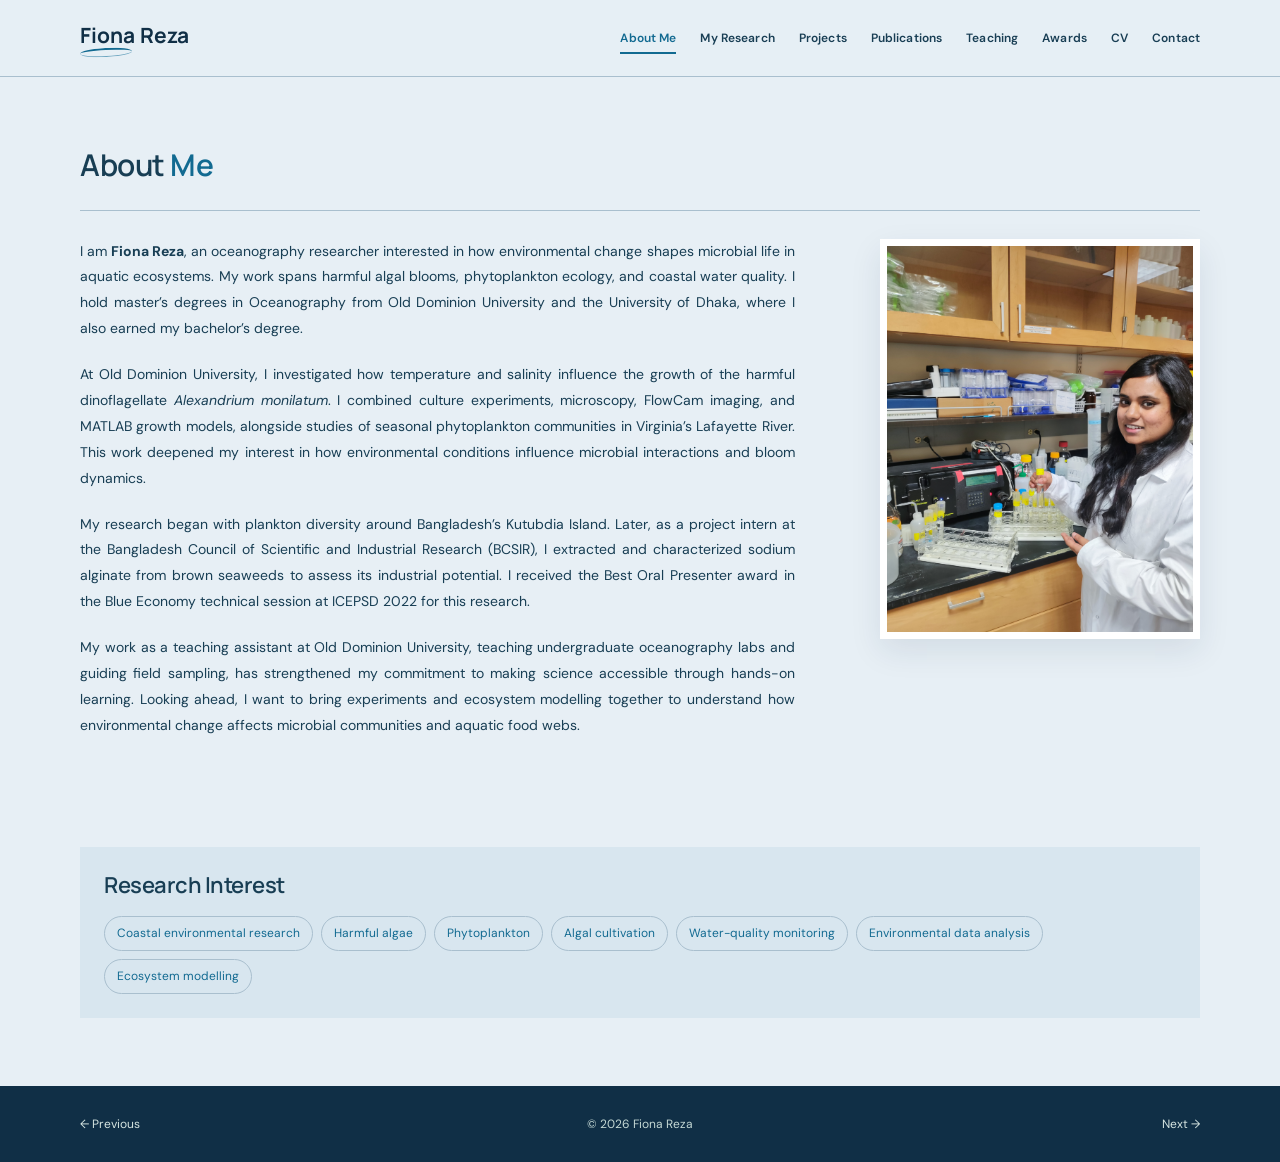
<file: index.html>
<!doctype html>
<html lang="en">
<head>
  <meta charset="utf-8">
  <meta name="viewport" content="width=device-width, initial-scale=1">
  <meta name="description" content="Academic portfolio of Fiona Reza, oceanography researcher studying harmful algae, phytoplankton, and marine ecosystems.">
  <title>About Me — Fiona Reza</title>
  <link rel="preconnect" href="https://fonts.googleapis.com">
  <link rel="preconnect" href="https://fonts.gstatic.com" crossorigin>
  <link href="https://fonts.googleapis.com/css2?family=DM+Sans:wght@400;500;600;700&family=Manrope:wght@400;500;600;700&display=swap" rel="stylesheet">
  <link rel="stylesheet" href="styles.css">
</head>
<body>
  <a class="skip-link" href="#main">Skip to content</a>
  <header class="site-header"><nav class="nav container" aria-label="Main navigation">
    <a class="wordmark" href="index.html">Fiona Reza</a>
    <button class="menu-toggle" aria-expanded="false" aria-controls="nav-links" aria-label="Open navigation">Menu <span>☰</span></button>
    <div class="nav-links" id="nav-links">
      <a href="index.html" data-page="about">About Me</a>
      <a href="research.html" data-page="research">My Research</a><a href="project.html" data-page="project">Projects</a><a href="publications.html" data-page="publications">Publications</a>
      <a href="teaching.html" data-page="teaching">Teaching</a><a href="awards.html" data-page="awards">Awards</a><a href="cv.html" data-page="cv">CV</a><a class="nav-contact" href="contact.html" data-page="contact">Contact <span>↗</span></a>
    </div>
  </nav></header>
  <main id="main">
    <section class="section container about-overview" aria-labelledby="about-title"><h1 id="about-title">About <em>Me</em></h1>
      <div class="portrait-wrap"><div class="portrait-frame"><img src="images/profile.jpg" alt="Portrait of Fiona Reza" onerror="this.hidden=true; this.nextElementSibling.hidden=false"><div class="portrait-placeholder" hidden><span class="portrait-icon">✳</span><span>Add your photo</span><small>images/profile.jpg</small></div></div></div>
      <div class="about-copy">
        
        <p class="hero-intro">I am <strong>Fiona Reza</strong>, an oceanography researcher interested in how environmental change shapes microbial life in aquatic ecosystems. My work spans harmful algal blooms, phytoplankton ecology, and coastal water quality. I hold master’s degrees in Oceanography from Old Dominion University and the University of Dhaka, where I also earned my bachelor’s degree.</p>
        <div class="about-prose">
          <p>At Old Dominion University, I investigated how temperature and salinity influence the growth of the harmful dinoflagellate <em>Alexandrium monilatum</em>. I combined culture experiments, microscopy, FlowCam imaging, and MATLAB growth models, alongside studies of seasonal phytoplankton communities in Virginia’s Lafayette River. This work deepened my interest in how environmental conditions influence microbial interactions and bloom dynamics.</p>
          <p>My research began with plankton diversity around Bangladesh’s Kutubdia Island. Later, as a project intern at the Bangladesh Council of Scientific and Industrial Research (BCSIR), I extracted and characterized sodium alginate from brown seaweeds to assess its industrial potential. I received the Best Oral Presenter award in the Blue Economy technical session at ICEPSD 2022 for this research.</p>
          <p>My work as a teaching assistant at Old Dominion University, teaching undergraduate oceanography labs and guiding field sampling, has strengthened my commitment to making science accessible through hands-on learning. Looking ahead, I want to bring experiments and ecosystem modelling together to understand how environmental change affects microbial communities and aquatic food webs.</p>
        </div>
      </div>
    </section>
    <section class="container about-interests" aria-labelledby="interest-title">
      <div class="fact-panel">
        <h2 id="interest-title">Research Interest</h2>
        <div class="tag-list"><span>Coastal environmental research</span><span>Harmful algae</span><span>Phytoplankton</span><span>Algal cultivation</span><span>Water-quality monitoring</span><span>Environmental data analysis</span><span>Ecosystem modelling</span></div>
      </div>
    </section>
  </main>
  <footer class="site-footer"><div class="container footer-pagination"><a class="footer-previous" href="contact.html" aria-label="Previous page: Contact">← Previous</a><span class="footer-copyright">&copy; <span id="year"></span> Fiona Reza</span><a class="footer-next" href="research.html" aria-label="Next page: My Research">Next →</a></div></footer>
  <script src="script.js"></script>
</body>
</html>
</file>
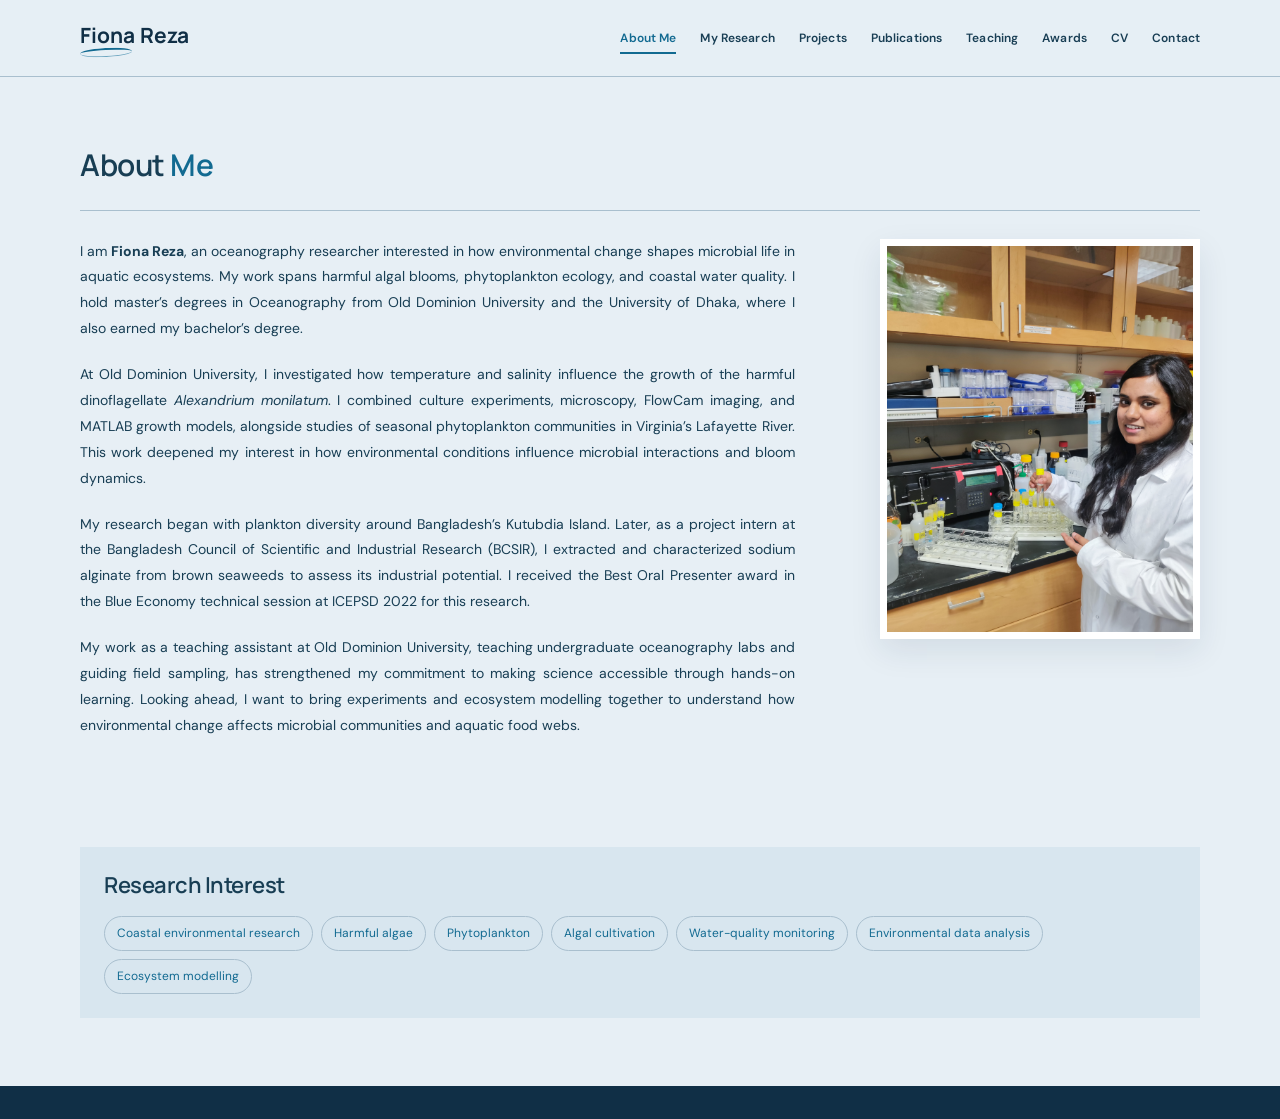
<file: about.html>
<!doctype html>
<html lang="en">
<head>
  <meta charset="utf-8">
  <meta name="viewport" content="width=device-width, initial-scale=1">
  <meta http-equiv="refresh" content="0; url=index.html">
  <link rel="canonical" href="index.html">
  <title>About Me — Fiona Reza</title>
</head>
<body>
  <p><a href="index.html">Continue to About Me</a></p>
</body>
</html>
</file>
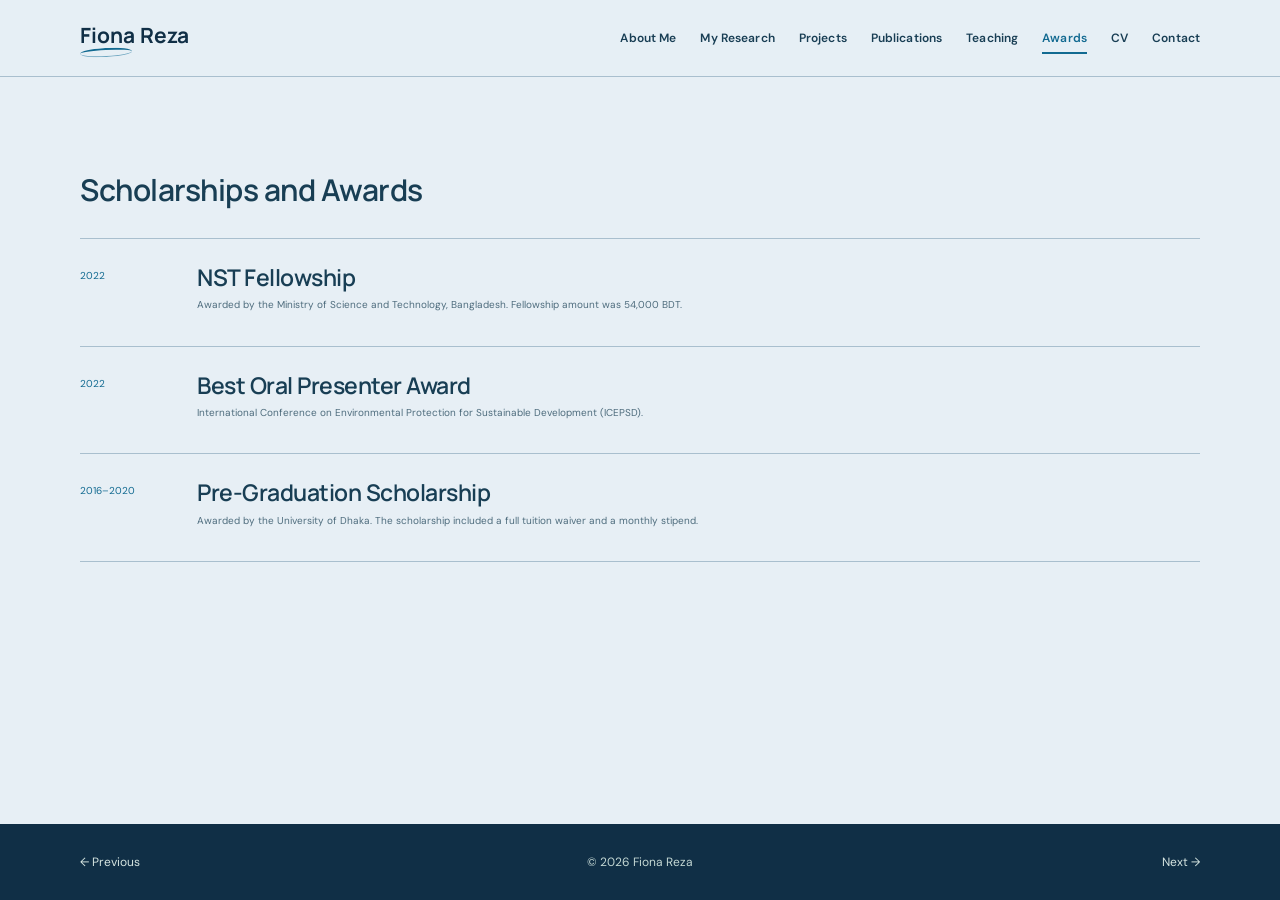
<file: awards.html>
<!doctype html>
<html lang="en">
<head>
  <meta charset="utf-8">
  <meta name="viewport" content="width=device-width, initial-scale=1">
  <meta name="description" content="Scholarships, fellowships, and academic awards received by Fiona Reza.">
  <title>Scholarships and Awards | Fiona Reza</title>
  <link rel="preconnect" href="https://fonts.googleapis.com">
  <link rel="preconnect" href="https://fonts.gstatic.com" crossorigin>
  <link href="https://fonts.googleapis.com/css2?family=DM+Sans:wght@400;500;600;700&family=Manrope:wght@400;500;600;700&display=swap" rel="stylesheet">
  <link rel="stylesheet" href="styles.css">
</head>
<body>
  <a class="skip-link" href="#main">Skip to content</a>
  <header class="site-header"><nav class="nav container" aria-label="Main navigation">
    <a class="wordmark" href="index.html">Fiona Reza</a>
    <button class="menu-toggle" aria-expanded="false" aria-controls="nav-links" aria-label="Open navigation">Menu <span>☰</span></button>
    <div class="nav-links" id="nav-links">
      <a href="index.html" data-page="about">About Me</a>
      <a href="research.html" data-page="research">My Research</a><a href="project.html" data-page="project">Projects</a><a href="publications.html" data-page="publications">Publications</a>
      <a href="teaching.html" data-page="teaching">Teaching</a><a href="awards.html" data-page="awards">Awards</a><a href="cv.html" data-page="cv">CV</a><a class="nav-contact" href="contact.html" data-page="contact">Contact <span>↗</span></a>
    </div>
  </nav></header>
  <main id="main" class="compact-page">
    <section class="section container">
      <div class="section-heading">
        <h1>Scholarships and Awards</h1>
      </div>
      <div class="teaching-list">
        <article class="teaching-item">
          <time class="teaching-date" datetime="2022">2022</time>
          <div>
            <h2>NST Fellowship</h2>
            <p>Awarded by the Ministry of Science and Technology, Bangladesh. Fellowship amount was 54,000 BDT.</p>
          </div>
        </article>
        <article class="teaching-item">
          <time class="teaching-date" datetime="2022">2022</time>
          <div>
            <h2>Best Oral Presenter Award</h2>
            <p>International Conference on Environmental Protection for Sustainable Development (ICEPSD).</p>
          </div>
        </article>
        <article class="teaching-item">
          <span class="teaching-date">2016&ndash;2020</span>
          <div>
            <h2>Pre-Graduation Scholarship</h2>
            <p>Awarded by the University of Dhaka. The scholarship included a full tuition waiver and a monthly stipend.</p>
          </div>
        </article>
      </div>
    </section>
  </main>
  <footer class="site-footer">
    <div class="container footer-pagination">
      <a class="footer-previous" href="teaching.html" aria-label="Previous page: Teaching">&larr; Previous</a>
      <span class="footer-copyright">&copy; <span id="year"></span> Fiona Reza</span>
      <a class="footer-next" href="cv.html" aria-label="Next page: CV">Next &rarr;</a>
    </div>
  </footer>
  <script src="script.js"></script>
</body>
</html>
</file>
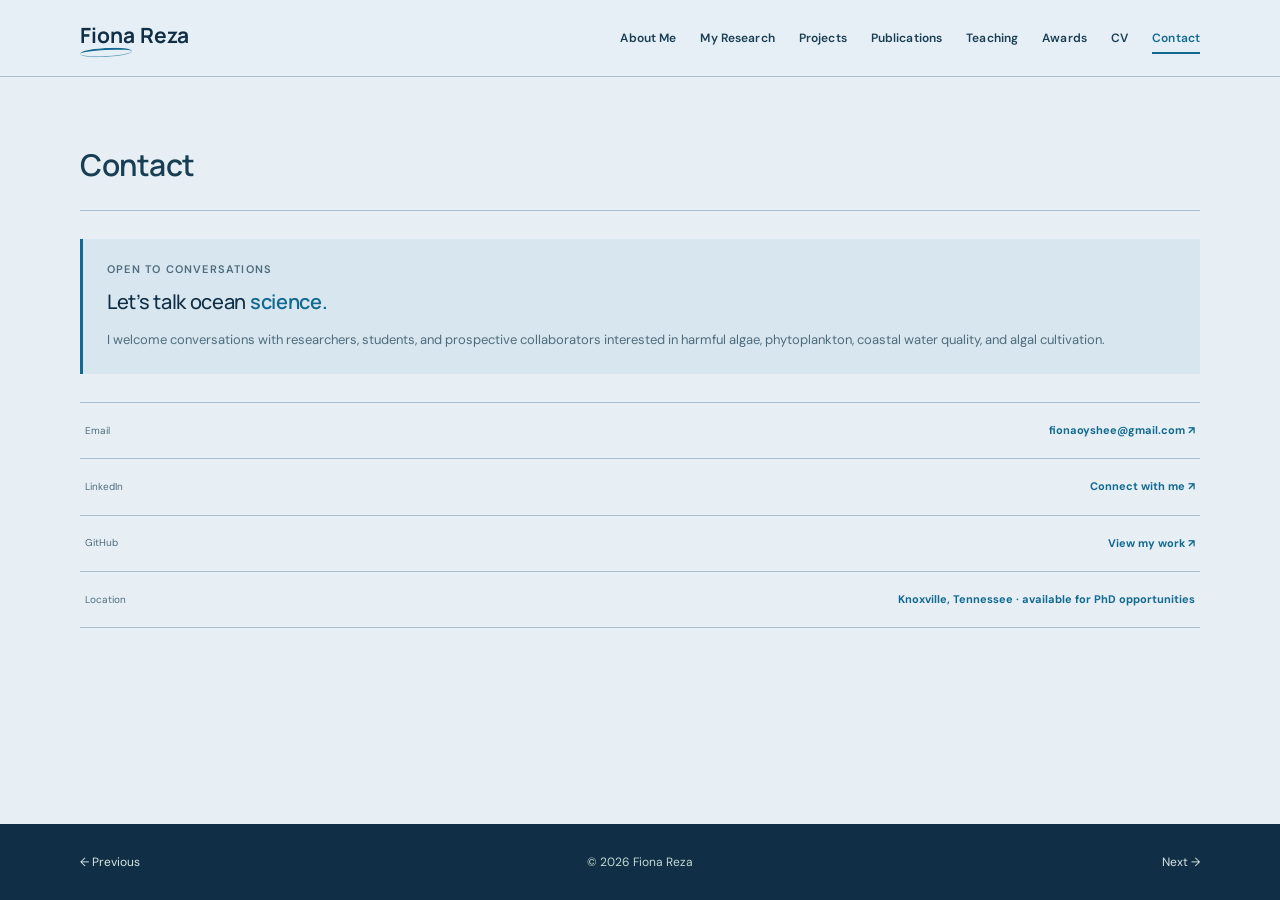
<file: contact.html>
<!doctype html>
<html lang="en">
<head>
  <meta charset="utf-8">
  <meta name="viewport" content="width=device-width, initial-scale=1">
  <meta name="description" content="Academic portfolio of Fiona Reza, coastal environmental researcher and oceanography graduate researcher.">
  <title>Fiona Reza — Oceanography & Research</title>
  <link rel="preconnect" href="https://fonts.googleapis.com">
  <link rel="preconnect" href="https://fonts.gstatic.com" crossorigin>
  <link href="https://fonts.googleapis.com/css2?family=DM+Sans:wght@400;500;600;700&family=Manrope:wght@400;500;600;700&display=swap" rel="stylesheet">
  <link rel="stylesheet" href="styles.css">
</head>
<body>
  <a class="skip-link" href="#main">Skip to content</a>
  <header class="site-header"><nav class="nav container" aria-label="Main navigation">
    <a class="wordmark" href="index.html">Fiona Reza</a>
    <button class="menu-toggle" aria-expanded="false" aria-controls="nav-links" aria-label="Open navigation">Menu <span>☰</span></button>
    <div class="nav-links" id="nav-links">
      <a href="index.html" data-page="about">About Me</a>
      <a href="research.html" data-page="research">My Research</a><a href="project.html" data-page="project">Projects</a><a href="publications.html" data-page="publications">Publications</a>
      <a href="teaching.html" data-page="teaching">Teaching</a><a href="awards.html" data-page="awards">Awards</a><a href="cv.html" data-page="cv">CV</a><a class="nav-contact" href="contact.html" data-page="contact">Contact <span>↗</span></a>
    </div>
  </nav></header>
  <main id="main" class="compact-page"><h1 class="visually-hidden">Contact Fiona</h1>    
    <section class="section container contact-page"><div class="page-title-banner"><h2>Contact</h2></div><div class="contact-message contact-conversation-note"><p class="eyebrow">Open to conversations</p><p class="closing-note-title">Let’s talk ocean <em>science.</em></p><p>I welcome conversations with researchers, students, and prospective collaborators interested in harmful algae, phytoplankton, coastal water quality, and algal cultivation.</p></div><div class="contact-details"><a class="contact-link" href="mailto:fionaoyshee@gmail.com"><span>Email</span><strong>fionaoyshee@gmail.com ↗</strong></a><a class="contact-link" href="https://www.linkedin.com/"><span>LinkedIn</span><strong>Connect with me ↗</strong></a><a class="contact-link" href="https://github.com/"><span>GitHub</span><strong>View my work ↗</strong></a><div class="contact-link"><span>Location</span><strong>Knoxville, Tennessee · available for PhD opportunities</strong></div></div></section>
  </main><footer class="site-footer"><div class="container footer-pagination"><a class="footer-previous" href="cv.html" aria-label="Previous page: CV">← Previous</a><span class="footer-copyright">&copy; <span id="year"></span> Fiona Reza</span><a class="footer-next" href="index.html" aria-label="Next page: About Me">Next →</a></div></footer><script src="script.js"></script></body></html>
</file>
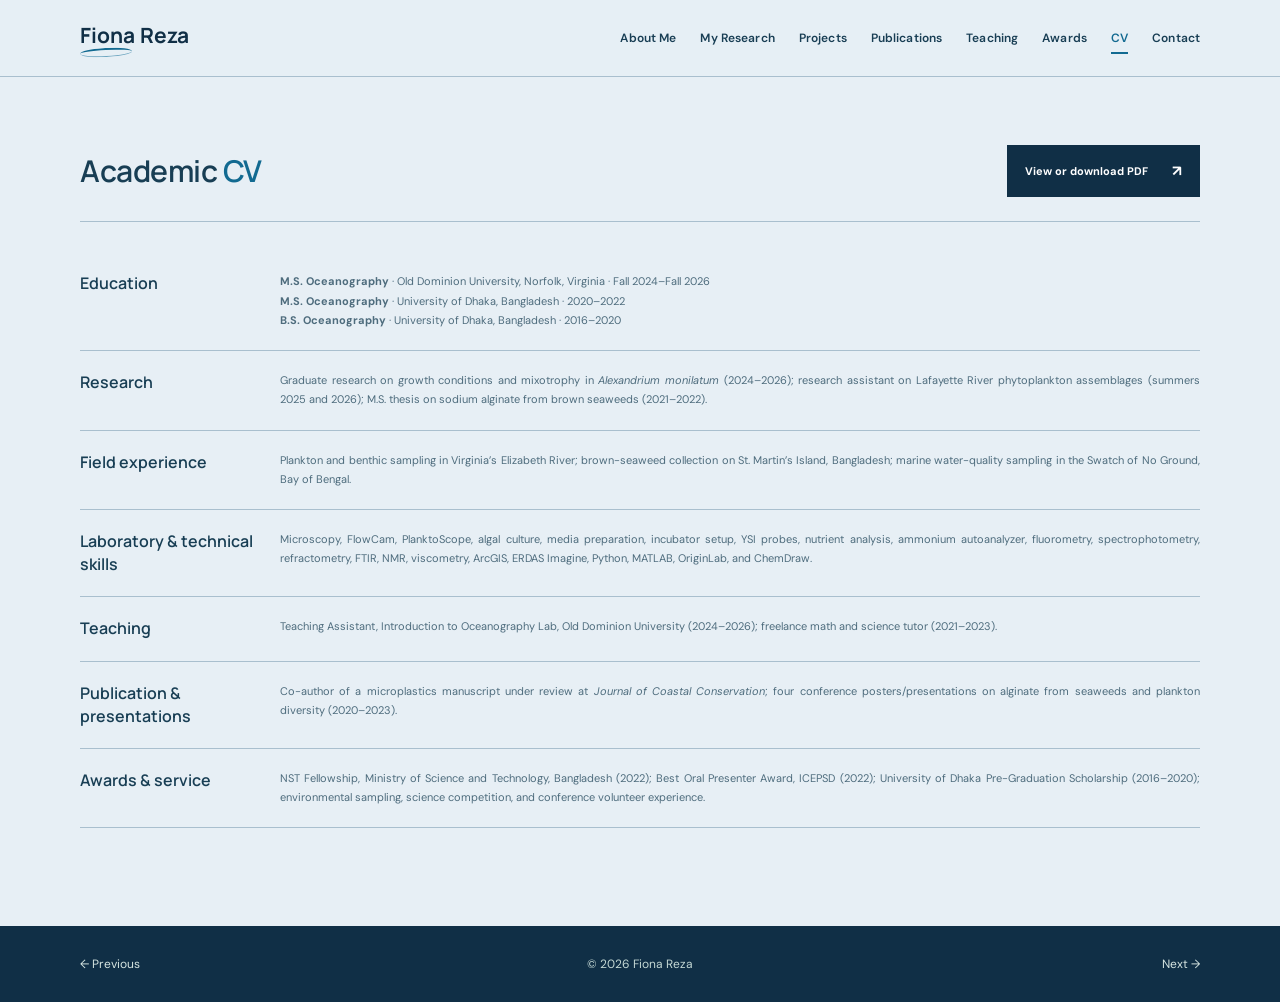
<file: cv.html>
<!doctype html>
<html lang="en">
<head>
  <meta charset="utf-8">
  <meta name="viewport" content="width=device-width, initial-scale=1">
  <meta name="description" content="Academic portfolio of Fiona Reza, coastal environmental researcher and oceanography graduate researcher.">
  <title>Fiona Reza — Oceanography & Research</title>
  <link rel="preconnect" href="https://fonts.googleapis.com">
  <link rel="preconnect" href="https://fonts.gstatic.com" crossorigin>
  <link href="https://fonts.googleapis.com/css2?family=DM+Sans:wght@400;500;600;700&family=Manrope:wght@400;500;600;700&display=swap" rel="stylesheet">
  <link rel="stylesheet" href="styles.css">
</head>
<body>
  <a class="skip-link" href="#main">Skip to content</a>
  <header class="site-header"><nav class="nav container" aria-label="Main navigation">
    <a class="wordmark" href="index.html">Fiona Reza</a>
    <button class="menu-toggle" aria-expanded="false" aria-controls="nav-links" aria-label="Open navigation">Menu <span>☰</span></button>
    <div class="nav-links" id="nav-links">
      <a href="index.html" data-page="about">About Me</a>
      <a href="research.html" data-page="research">My Research</a><a href="project.html" data-page="project">Projects</a><a href="publications.html" data-page="publications">Publications</a>
      <a href="teaching.html" data-page="teaching">Teaching</a><a href="awards.html" data-page="awards">Awards</a><a href="cv.html" data-page="cv">CV</a><a class="nav-contact" href="contact.html" data-page="contact">Contact <span>↗</span></a>
    </div>
  </nav></header>
  <main id="main" class="compact-page"><h1 class="visually-hidden">Curriculum vitae</h1>
    
    <section class="section container cv-page"><div class="cv-download"><div><h2>Academic <em>CV</em></h2></div><a class="button button-dark" href="files/cv.pdf" target="_blank" rel="noopener">View or download PDF <span>↗</span></a></div>
      <div class="cv-outline">
        <div><h3>Education</h3><p><strong>M.S. Oceanography</strong> · Old Dominion University, Norfolk, Virginia · Fall 2024–Fall 2026<br><strong>M.S. Oceanography</strong> · University of Dhaka, Bangladesh · 2020–2022<br><strong>B.S. Oceanography</strong> · University of Dhaka, Bangladesh · 2016–2020</p></div>
        <div><h3>Research</h3><p>Graduate research on growth conditions and mixotrophy in <em>Alexandrium monilatum</em> (2024–2026); research assistant on Lafayette River phytoplankton assemblages (summers 2025 and 2026); M.S. thesis on sodium alginate from brown seaweeds (2021–2022).</p></div>
        <div><h3>Field experience</h3><p>Plankton and benthic sampling in Virginia’s Elizabeth River; brown-seaweed collection on St. Martin’s Island, Bangladesh; marine water-quality sampling in the Swatch of No Ground, Bay of Bengal.</p></div>
        <div><h3>Laboratory & technical skills</h3><p>Microscopy, FlowCam, PlanktoScope, algal culture, media preparation, incubator setup, YSI probes, nutrient analysis, ammonium autoanalyzer, fluorometry, spectrophotometry, refractometry, FTIR, NMR, viscometry, ArcGIS, ERDAS Imagine, Python, MATLAB, OriginLab, and ChemDraw.</p></div>
        <div><h3>Teaching</h3><p>Teaching Assistant, Introduction to Oceanography Lab, Old Dominion University (2024–2026); freelance math and science tutor (2021–2023).</p></div>
        <div><h3>Publication & presentations</h3><p>Co-author of a microplastics manuscript under review at <em>Journal of Coastal Conservation</em>; four conference posters/presentations on alginate from seaweeds and plankton diversity (2020–2023).</p></div>
        <div><h3>Awards & service</h3><p>NST Fellowship, Ministry of Science and Technology, Bangladesh (2022); Best Oral Presenter Award, ICEPSD (2022); University of Dhaka Pre-Graduation Scholarship (2016–2020); environmental sampling, science competition, and conference volunteer experience.</p></div>
      </div>
    </section>
  </main><footer class="site-footer"><div class="container footer-pagination"><a class="footer-previous" href="awards.html" aria-label="Previous page: Scholarships and Awards">← Previous</a><span class="footer-copyright">&copy; <span id="year"></span> Fiona Reza</span><a class="footer-next" href="contact.html" aria-label="Next page: Contact">Next →</a></div></footer><script src="script.js"></script></body></html>
</file>
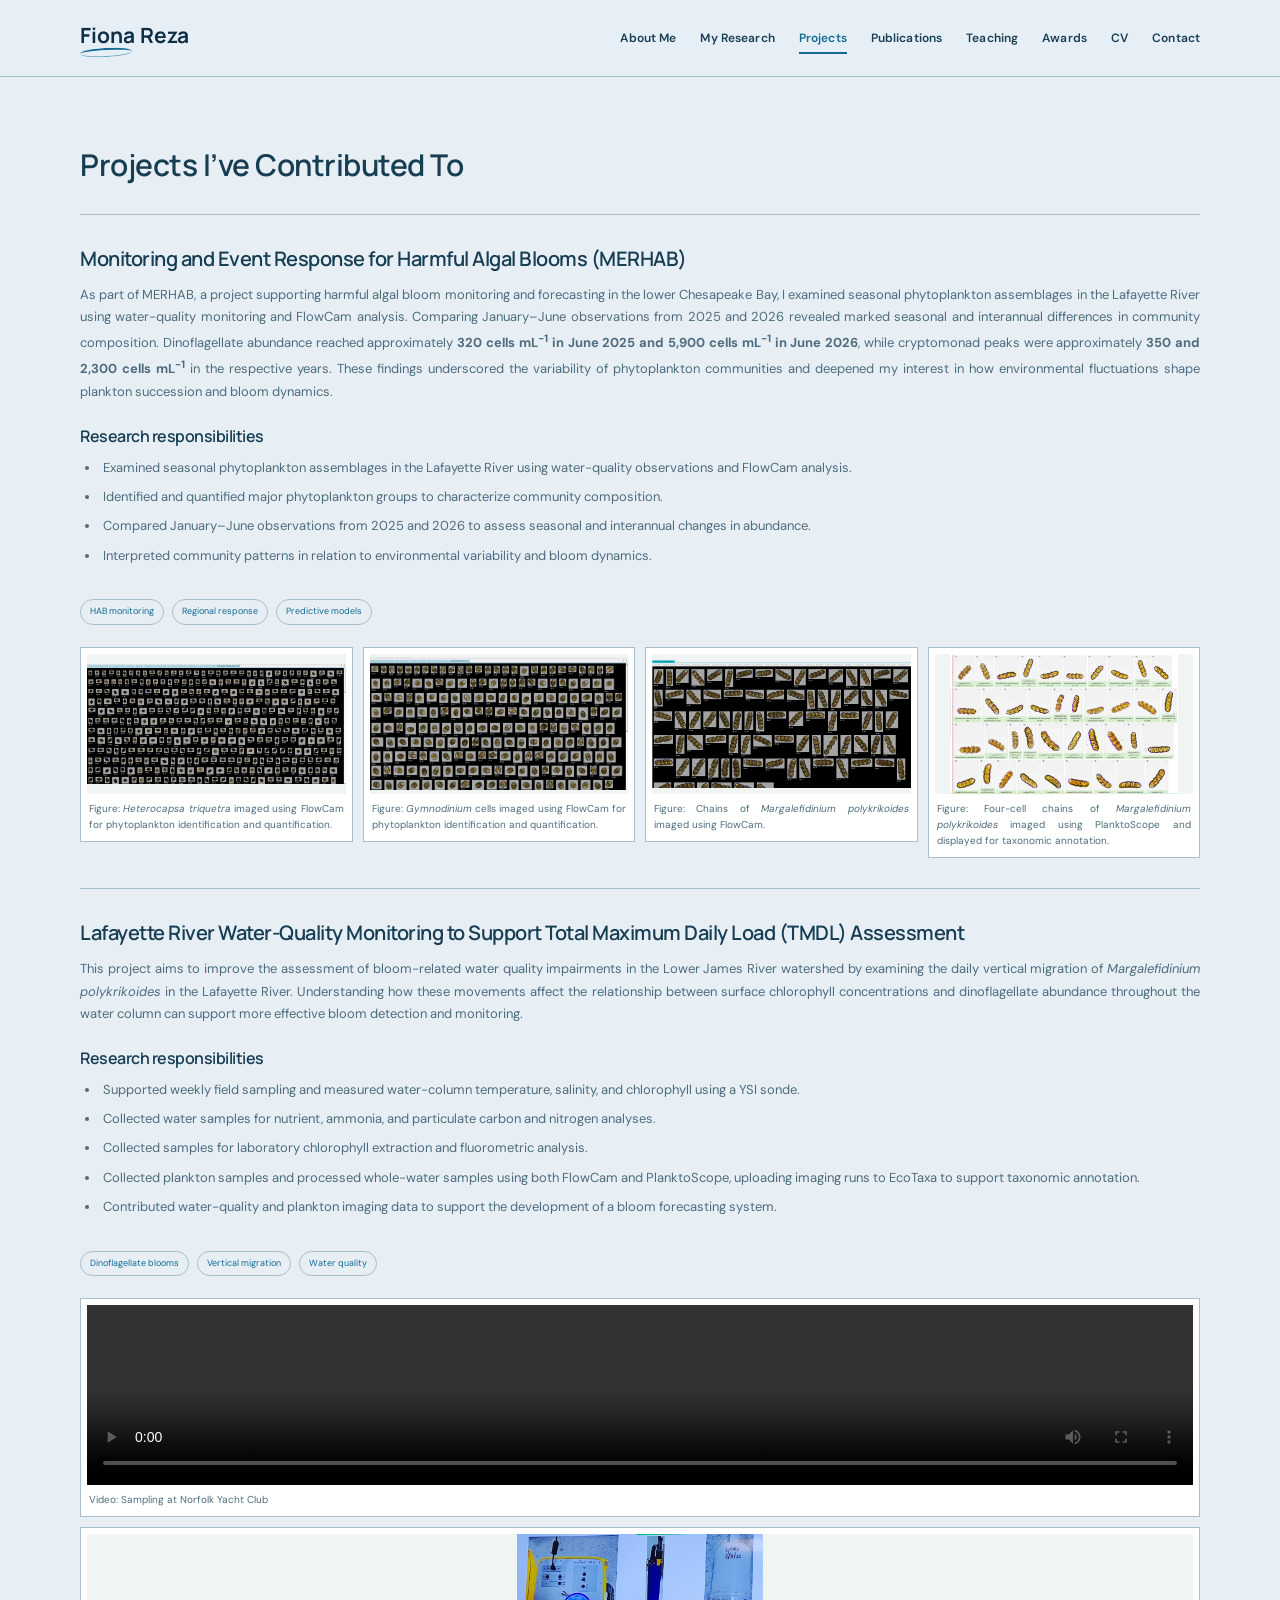
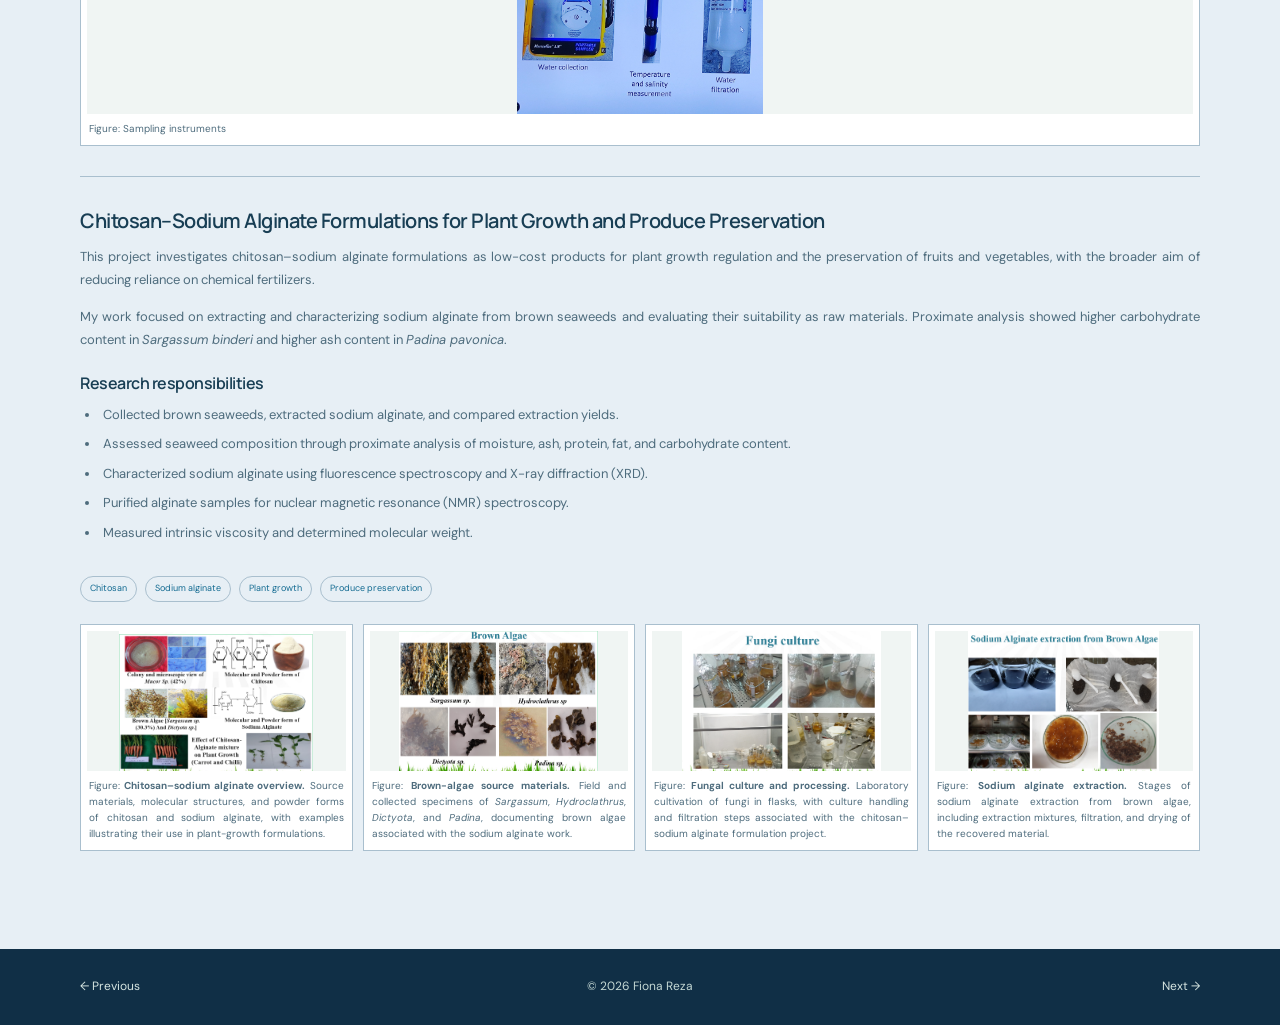
<file: project.html>
<!doctype html>
<html lang="en">
<head>
  <meta charset="utf-8">
  <meta name="viewport" content="width=device-width, initial-scale=1">
  <meta name="description" content="Projects Fiona Reza has worked on, including harmful algal bloom monitoring, Lafayette River water monitoring, and chitosan-sodium alginate plant growth regulators.">
  <title>Projects — Fiona Reza</title>
  <link rel="preconnect" href="https://fonts.googleapis.com">
  <link rel="preconnect" href="https://fonts.gstatic.com" crossorigin>
  <link href="https://fonts.googleapis.com/css2?family=DM+Sans:wght@400;500;600;700&family=Manrope:wght@400;500;600;700&display=swap" rel="stylesheet">
  <link rel="stylesheet" href="styles.css">
</head>
<body>
  <a class="skip-link" href="#main">Skip to content</a>
  <header class="site-header"><nav class="nav container" aria-label="Main navigation">
    <a class="wordmark" href="index.html">Fiona Reza</a>
    <button class="menu-toggle" aria-expanded="false" aria-controls="nav-links" aria-label="Open navigation">Menu <span>☰</span></button>
    <div class="nav-links" id="nav-links">
      <a href="index.html" data-page="about">About Me</a>
      <a href="research.html" data-page="research">My Research</a><a href="project.html" data-page="project">Projects</a><a href="publications.html" data-page="publications">Publications</a>
      <a href="teaching.html" data-page="teaching">Teaching</a><a href="awards.html" data-page="awards">Awards</a><a href="cv.html" data-page="cv">CV</a><a class="nav-contact" href="contact.html" data-page="contact">Contact <span>↗</span></a>
    </div>
  </nav></header>
  <main id="main" class="compact-page"><h1 class="visually-hidden">Projects</h1>
    <section class="section container" id="projects" aria-labelledby="projects-title">
      <div class="section-heading"><h2 id="projects-title">Projects I’ve Contributed To</h2></div>
      
      <div class="portfolio-grid portfolio-projects">
        <article class="portfolio-card" id="merhab"><h3>Monitoring and Event Response for Harmful Algal Blooms (MERHAB)</h3><p>As part of MERHAB, a project supporting harmful algal bloom monitoring and forecasting in the lower Chesapeake Bay, I examined seasonal phytoplankton assemblages in the Lafayette River using water-quality monitoring and FlowCam analysis. Comparing January–June observations from 2025 and 2026 revealed marked seasonal and interannual differences in community composition. Dinoflagellate abundance reached approximately <strong>320 cells mL<sup>−1</sup> in June 2025 and 5,900 cells mL<sup>−1</sup> in June 2026</strong>, while cryptomonad peaks were approximately <strong>350 and 2,300 cells mL<sup>−1</sup></strong> in the respective years. These findings underscored the variability of phytoplankton communities and deepened my interest in how environmental fluctuations shape plankton succession and bloom dynamics.</p><h4 class="contribution-heading">Research responsibilities</h4>
<ul class="project-contributions">
  <li>Examined seasonal phytoplankton assemblages in the Lafayette River using water-quality observations and FlowCam analysis.</li>
  <li>Identified and quantified major phytoplankton groups to characterize community composition.</li>
  <li>Compared January–June observations from 2025 and 2026 to assess seasonal and interannual changes in abundance.</li>
  <li>Interpreted community patterns in relation to environmental variability and bloom dynamics.</li>
</ul><div class="tag-list"><span>HAB monitoring</span><span>Regional response</span><span>Predictive models</span></div><div class="monitoring-image-gallery merhab-image-gallery" aria-label="Lafayette River phytoplankton imaged using FlowCam and PlanktoScope"><figure class="research-photo"><a href="images/heterocapsa-triquetra.png"><img src="images/heterocapsa-triquetra.png" alt="Heterocapsa triquetra imaged using FlowCam for phytoplankton identification and quantification." loading="lazy"></a><figcaption>Figure: <em>Heterocapsa triquetra</em> imaged using FlowCam for phytoplankton identification and quantification.</figcaption></figure>
<figure class="research-photo"><a href="images/gymnodinium.png"><img src="images/gymnodinium.png" alt="Gymnodinium cells imaged using FlowCam for phytoplankton identification and quantification." loading="lazy"></a><figcaption>Figure: <em>Gymnodinium</em> cells imaged using FlowCam for phytoplankton identification and quantification.</figcaption></figure>
<figure class="research-photo"><a href="images/margalefidinium-flowcam.png"><img src="images/margalefidinium-flowcam.png" alt="Chains of Margalefidinium polykrikoides imaged using FlowCam." loading="lazy"></a><figcaption>Figure: Chains of <em>Margalefidinium polykrikoides</em> imaged using FlowCam.</figcaption></figure>
<figure class="research-photo"><a href="images/margalefidinium-planktoscope.png"><img src="images/margalefidinium-planktoscope.png" alt="Four-cell chains of Margalefidinium polykrikoides imaged using PlanktoScope and displayed for taxonomic annotation." loading="lazy"></a><figcaption>Figure: Four-cell chains of <em>Margalefidinium polykrikoides</em> imaged using PlanktoScope and displayed for taxonomic annotation.</figcaption></figure></div></article>
        <article class="portfolio-card" id="lafayette-water-monitoring"><h3>Lafayette River Water-Quality Monitoring to Support Total Maximum Daily Load (TMDL) Assessment</h3><p>This project aims to improve the assessment of bloom-related water quality impairments in the Lower James River watershed by examining the daily vertical migration of <em>Margalefidinium polykrikoides</em> in the Lafayette River. Understanding how these movements affect the relationship between surface chlorophyll concentrations and dinoflagellate abundance throughout the water column can support more effective bloom detection and monitoring.</p><h4 class="contribution-heading">Research responsibilities</h4>
<ul class="project-contributions">
  <li>Supported weekly field sampling and measured water-column temperature, salinity, and chlorophyll using a YSI sonde.</li>
  <li>Collected water samples for nutrient, ammonia, and particulate carbon and nitrogen analyses.</li>
  <li>Collected samples for laboratory chlorophyll extraction and fluorometric analysis.</li>
  <li>Collected plankton samples and processed whole-water samples using both FlowCam and PlanktoScope, uploading imaging runs to EcoTaxa to support taxonomic annotation.</li>
  <li>Contributed water-quality and plankton imaging data to support the development of a bloom forecasting system.</li>
</ul><div class="tag-list"><span>Dinoflagellate blooms</span><span>Vertical migration</span><span>Water quality</span></div>
          <div class="project-media-pair">
          <figure class="project-figure project-video">
            <video controls playsinline preload="metadata" aria-labelledby="norfolk-sampling-caption">
              <source src="videos/sampling-at-norfolk-yacht-club.mp4" type="video/mp4">
              Your browser does not support embedded video. <a href="videos/sampling-at-norfolk-yacht-club.mp4">Download the sampling video</a>.
            </video>
            <figcaption id="norfolk-sampling-caption">Video: Sampling at Norfolk Yacht Club</figcaption>
          </figure>
            <figure class="project-figure project-instruments">
              <img src="images/sampling-instruments.jpg" alt="Water collection pump, temperature and salinity probe, and water filtration equipment" loading="lazy" width="1607" height="1180">
              <figcaption>Figure: Sampling instruments</figcaption>
            </figure>
          </div>
        </article>
        <article class="portfolio-card" id="plant-growth-regulator">
          
          <h3>Chitosan–Sodium Alginate Formulations for Plant Growth and Produce Preservation</h3>
          <p>This project investigates chitosan–sodium alginate formulations as low-cost products for plant growth regulation and the preservation of fruits and vegetables, with the broader aim of reducing reliance on chemical fertilizers.</p>
          <p>My work focused on extracting and characterizing sodium alginate from brown seaweeds and evaluating their suitability as raw materials. Proximate analysis showed higher carbohydrate content in <em>Sargassum binderi</em> and higher ash content in <em>Padina pavonica</em>.</p>
          <h4 class="contribution-heading">Research responsibilities</h4>
          <ul class="project-contributions">
            <li>Collected brown seaweeds, extracted sodium alginate, and compared extraction yields.</li>
            <li>Assessed seaweed composition through proximate analysis of moisture, ash, protein, fat, and carbohydrate content.</li>
            <li>Characterized sodium alginate using fluorescence spectroscopy and X-ray diffraction (XRD).</li>
            <li>Purified alginate samples for nuclear magnetic resonance (NMR) spectroscopy.</li>
            <li>Measured intrinsic viscosity and determined molecular weight.</li>
          </ul>
          <div class="tag-list"><span>Chitosan</span><span>Sodium alginate</span><span>Plant growth</span><span>Produce preservation</span></div>
                  <div class="formulation-image-gallery" aria-label="Chitosan–sodium alginate overview and seaweed proximate analysis">
            <figure class="research-photo">
              <a href="images/chitosan-alginate-overview.png"><img src="images/chitosan-alginate-overview.png" alt="Overview of chitosan and sodium alginate sources, molecular structures, powder forms, and illustrated plant-growth applications" loading="lazy"></a>
              <figcaption>Figure: <strong>Chitosan–sodium alginate overview.</strong> Source materials, molecular structures, and powder forms of chitosan and sodium alginate, with examples illustrating their use in plant-growth formulations.</figcaption>
            </figure>
                      <figure class="research-photo">
              <a href="images/plant-growth-brown-algae.png"><img src="images/plant-growth-brown-algae.png" alt="Brown algae photographed in the field and after collection: Sargassum, Hydroclathrus, Dictyota, and Padina" loading="lazy"></a>
              <figcaption>Figure: <strong>Brown-algae source materials.</strong> Field and collected specimens of <em>Sargassum</em>, <em>Hydroclathrus</em>, <em>Dictyota</em>, and <em>Padina</em>, documenting brown algae associated with the sodium alginate work.</figcaption>
            </figure>
            <figure class="research-photo">
              <a href="images/plant-growth-fungal-cultures.png"><img src="images/plant-growth-fungal-cultures.png" alt="Fungal cultures in laboratory flasks, with culture handling and filtration equipment" loading="lazy"></a>
              <figcaption>Figure: <strong>Fungal culture and processing.</strong> Laboratory cultivation of fungi in flasks, with culture handling and filtration steps associated with the chitosan–sodium alginate formulation project.</figcaption>
            </figure>            <figure class="research-photo">
              <a href="images/sodium-alginate-extraction-stages.png"><img src="images/sodium-alginate-extraction-stages.png" alt="Laboratory stages of sodium alginate extraction from brown algae, showing extraction mixtures, filtration, and wet and dried material" loading="lazy"></a>
              <figcaption>Figure: <strong>Sodium alginate extraction.</strong> Stages of sodium alginate extraction from brown algae, including extraction mixtures, filtration, and drying of the recovered material.</figcaption>
            </figure></div></article>
      </div>
    </section>
  </main>
  <footer class="site-footer"><div class="container footer-pagination"><a class="footer-previous" href="research.html" aria-label="Previous page: My Research">← Previous</a><span class="footer-copyright">&copy; <span id="year"></span> Fiona Reza</span><a class="footer-next" href="publications.html" aria-label="Next page: Publications">Next →</a></div></footer>
  <script src="script.js"></script>
</body>
</html>
</file>
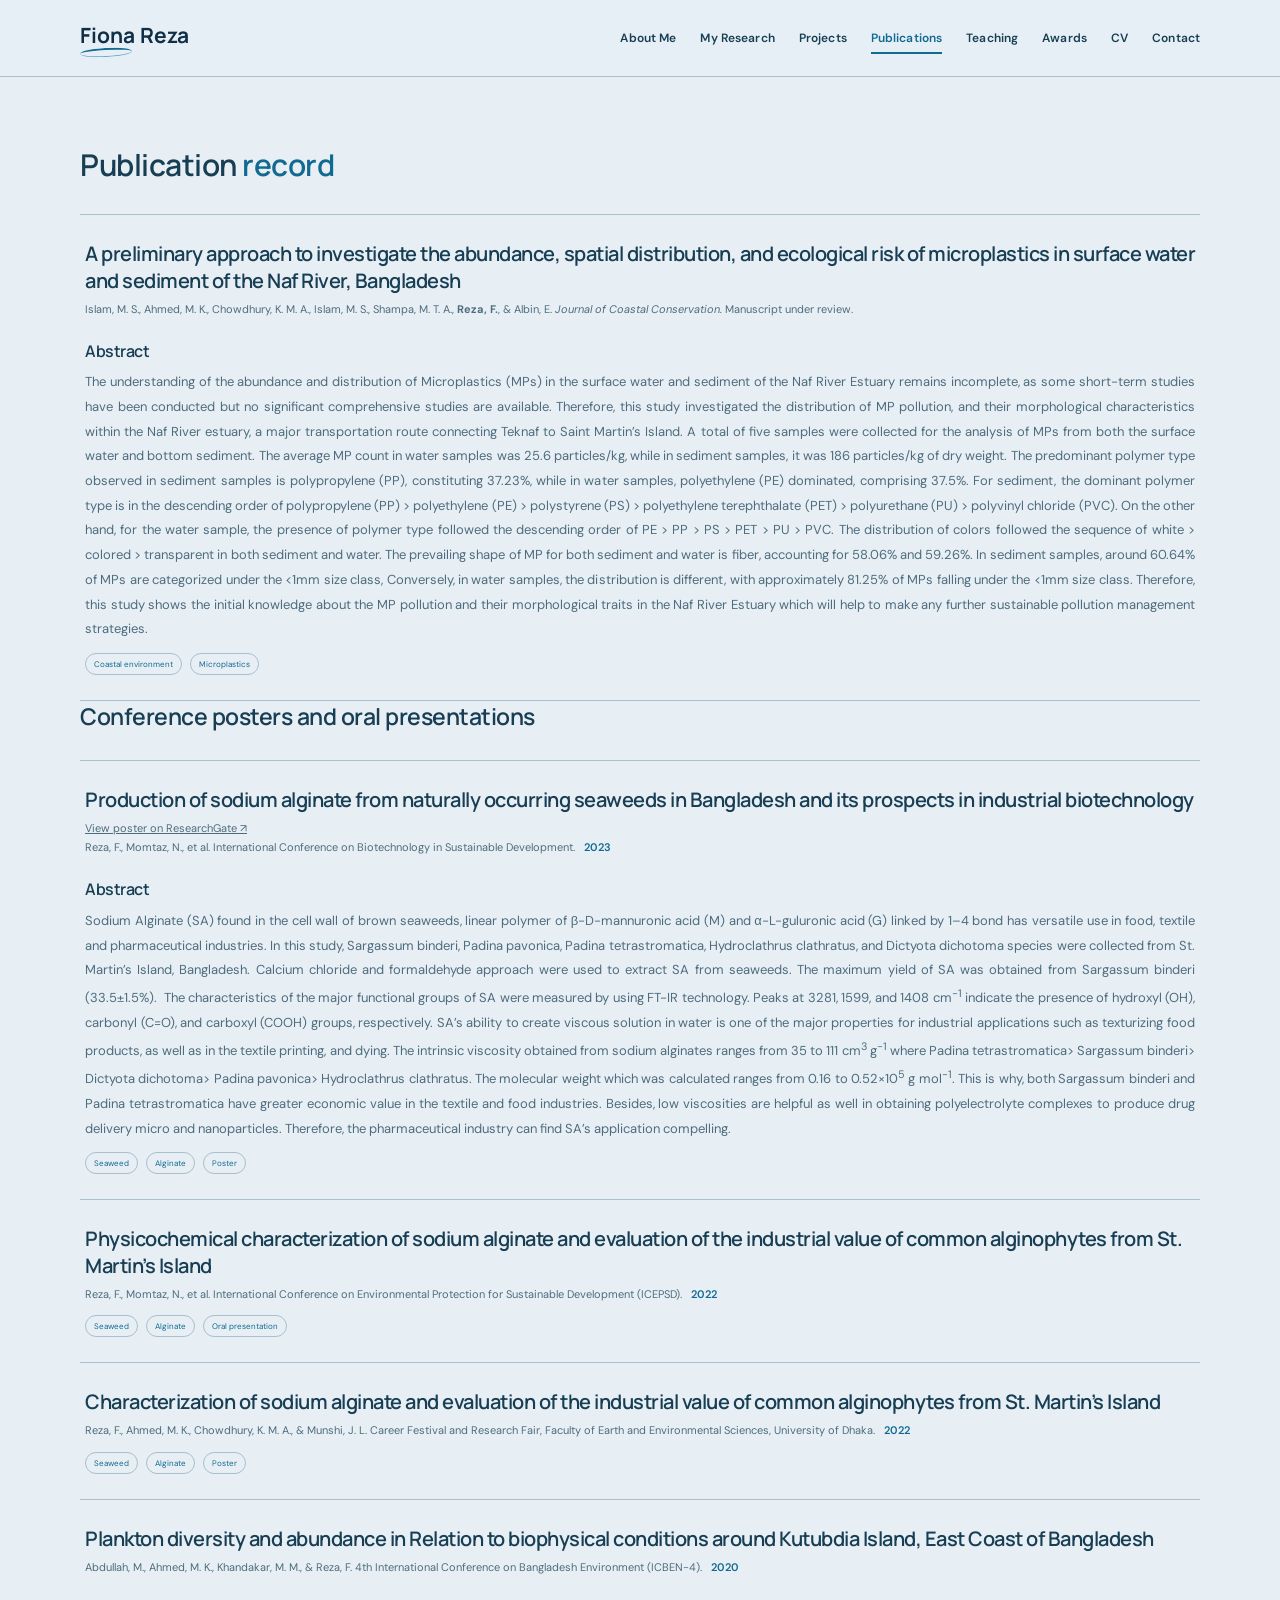
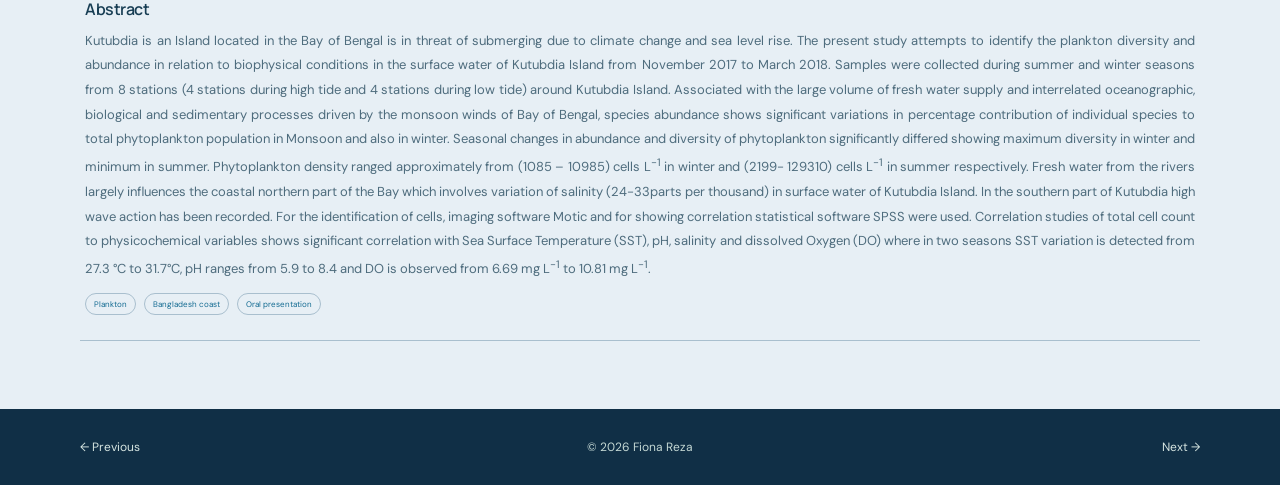
<file: publications.html>
<!doctype html>
<html lang="en">
<head>
  <meta charset="utf-8">
  <meta name="viewport" content="width=device-width, initial-scale=1">
  <meta name="description" content="Academic portfolio of Fiona Reza, coastal environmental researcher and oceanography graduate researcher.">
  <title>Fiona Reza — Oceanography & Research</title>
  <link rel="preconnect" href="https://fonts.googleapis.com">
  <link rel="preconnect" href="https://fonts.gstatic.com" crossorigin>
  <link href="https://fonts.googleapis.com/css2?family=DM+Sans:wght@400;500;600;700&family=Manrope:wght@400;500;600;700&display=swap" rel="stylesheet">
  <link rel="stylesheet" href="styles.css">
</head>
<body>
  <a class="skip-link" href="#main">Skip to content</a>
  <header class="site-header"><nav class="nav container" aria-label="Main navigation">
    <a class="wordmark" href="index.html">Fiona Reza</a>
    <button class="menu-toggle" aria-expanded="false" aria-controls="nav-links" aria-label="Open navigation">Menu <span>☰</span></button>
    <div class="nav-links" id="nav-links">
      <a href="index.html" data-page="about">About Me</a>
      <a href="research.html" data-page="research">My Research</a><a href="project.html" data-page="project">Projects</a><a href="publications.html" data-page="publications">Publications</a>
      <a href="teaching.html" data-page="teaching">Teaching</a><a href="awards.html" data-page="awards">Awards</a><a href="cv.html" data-page="cv">CV</a><a class="nav-contact" href="contact.html" data-page="contact">Contact <span>↗</span></a>
    </div>
  </nav></header>
  <main id="main" class="compact-page"><h1 class="visually-hidden">Publications and presentations</h1>
    
    <section class="section container"><div class="section-heading"><h2>Publication <em>record</em></h2></div><div class="publication-list"><article class="publication publication-manuscript"><div><h3>A preliminary approach to investigate the abundance, spatial distribution, and ecological risk of microplastics in surface water and sediment of the Naf River, Bangladesh</h3><p>Islam, M. S., Ahmed, M. K., Chowdhury, K. M. A., Islam, M. S., Shampa, M. T. A., <strong>Reza, F.</strong>, &amp; Albin, E. <em>Journal of Coastal Conservation.</em> Manuscript under review.</p><section class="publication-abstract" aria-labelledby="naf-abstract-heading"><h4 id="naf-abstract-heading">Abstract</h4><p>The understanding of the abundance and distribution of Microplastics (MPs) in the surface water and sediment of the Naf River Estuary remains incomplete, as some short-term studies have been conducted but no significant comprehensive studies are available. Therefore, this study investigated the distribution of MP pollution, and their morphological characteristics within the Naf River estuary, a major transportation route connecting Teknaf to Saint Martin’s Island. A total of five samples were collected for the analysis of MPs from both the surface water and bottom sediment. The average MP count in water samples was 25.6 particles/kg, while in sediment samples, it was 186 particles/kg of dry weight. The predominant polymer type observed in sediment samples is polypropylene (PP), constituting 37.23%, while in water samples, polyethylene (PE) dominated, comprising 37.5%. For sediment, the dominant polymer type is in the descending order of polypropylene (PP) &gt; polyethylene (PE) &gt; polystyrene (PS) &gt; polyethylene terephthalate (PET) &gt; polyurethane (PU) &gt; polyvinyl chloride (PVC). On the other hand, for the water sample, the presence of polymer type followed the descending order of PE &gt; PP &gt; PS &gt; PET &gt; PU &gt; PVC. The distribution of colors followed the sequence of white &gt; colored &gt; transparent in both sediment and water. The prevailing shape of MP for both sediment and water is fiber, accounting for 58.06% and 59.26%. In sediment samples, around 60.64% of MPs are categorized under the &lt;1mm size class, Conversely, in water samples, the distribution is different, with approximately 81.25% of MPs falling under the &lt;1mm size class. Therefore, this study shows the initial knowledge about the MP pollution and their morphological traits in the Naf River Estuary which will help to make any further sustainable pollution management strategies.</p></section><div class="pub-tags"><span>Coastal environment</span><span>Microplastics</span></div></div></article></div>
      <div class="section-heading presentation-heading"><h2>Conference posters and oral presentations</h2></div><div class="publication-list">
      <article class="publication publication-poster"><div><h3>Production of sodium alginate from naturally occurring seaweeds in Bangladesh and its prospects in industrial biotechnology</h3><p><a href="https://www.researchgate.net/publication/374660198_Production_of_Sodium_Alginate_from_Naturally_Occurring_Seaweeds_in_Bangladesh_and_Its_Prospects_in_Industrial_Biotechnology_References" target="_blank" rel="noopener noreferrer">View poster on ResearchGate ↗</a></p><p>Reza, F., Momtaz, N., et al. International Conference on Biotechnology in Sustainable Development. <span class="poster-year">2023</span></p><section class="publication-abstract" aria-labelledby="alginate-abstract-heading"><h4 id="alginate-abstract-heading">Abstract</h4><p>Sodium Alginate (SA) found in the cell wall of brown seaweeds, linear polymer of β-D-mannuronic acid (M) and α-L-guluronic acid (G) linked by 1–4 bond has versatile use in food, textile and pharmaceutical industries. In this study, Sargassum binderi, Padina pavonica, Padina tetrastromatica, Hydroclathrus clathratus, and Dictyota dichotoma species were collected from St. Martin’s Island, Bangladesh. Calcium chloride and formaldehyde approach were used to extract SA from seaweeds. The maximum yield of SA was obtained from Sargassum binderi (33.5&#177;1.5%).&#160; The characteristics of the major functional groups of SA were measured by using FT-IR technology. Peaks at 3281, 1599, and 1408 cm<sup>−1</sup> indicate the presence of hydroxyl (OH), carbonyl (C=O), and carboxyl (COOH) groups, respectively. SA’s ability to create viscous solution in water is one of the major properties for industrial applications such as texturizing food products, as well as in the textile printing, and dying. The intrinsic viscosity obtained from sodium alginates ranges from 35 to 111 cm<sup>3</sup> g<sup>−1</sup> where Padina tetrastromatica&gt; Sargassum binderi&gt; Dictyota dichotoma&gt; Padina pavonica&gt; Hydroclathrus clathratus. The molecular weight which was calculated ranges from 0.16 to 0.52&#215;10<sup>5</sup> g mol<sup>−1</sup>. This is why, both Sargassum binderi and Padina tetrastromatica have greater economic value in the textile and food industries. Besides, low viscosities are helpful as well in obtaining polyelectrolyte complexes to produce drug delivery micro and nanoparticles. Therefore, the pharmaceutical industry can find SA’s application compelling.</p></section><div class="pub-tags"><span>Seaweed</span><span>Alginate</span><span>Poster</span></div></div></article>
      <article class="publication publication-poster"><div><h3>Physicochemical characterization of sodium alginate and evaluation of the industrial value of common alginophytes from St. Martin’s Island</h3><p>Reza, F., Momtaz, N., et al. International Conference on Environmental Protection for Sustainable Development (ICEPSD). <span class="poster-year">2022</span></p><div class="pub-tags"><span>Seaweed</span><span>Alginate</span><span>Oral presentation</span></div></div></article>
      <article class="publication publication-poster"><div><h3>Characterization of sodium alginate and evaluation of the industrial value of common alginophytes from St. Martin’s Island</h3><p>Reza, F., Ahmed, M. K., Chowdhury, K. M. A., &amp; Munshi, J. L. Career Festival and Research Fair, Faculty of Earth and Environmental Sciences, University of Dhaka. <span class="poster-year">2022</span></p><div class="pub-tags"><span>Seaweed</span><span>Alginate</span><span>Poster</span></div></div></article>
      <article class="publication publication-poster"><div><h3>Plankton diversity and abundance in Relation to biophysical conditions around Kutubdia Island, East Coast of Bangladesh</h3><p>Abdullah, M., Ahmed, M. K., Khandakar, M. M., &amp; Reza, F. 4th International Conference on Bangladesh Environment (ICBEN-4). <span class="poster-year">2020</span></p><section class="publication-abstract" aria-labelledby="kutubdia-abstract-heading"><h4 id="kutubdia-abstract-heading">Abstract</h4><p>Kutubdia is an Island located in the Bay of Bengal is in threat of submerging due to climate change and sea level rise. The present study attempts to identify the plankton diversity and abundance in relation to biophysical conditions in the surface water of Kutubdia Island from November 2017 to March 2018. Samples were collected during summer and winter seasons from 8 stations (4 stations during high tide and 4 stations during low tide) around Kutubdia Island. Associated with the large volume of fresh water supply and interrelated oceanographic, biological and sedimentary processes driven by the monsoon winds of Bay of Bengal, species abundance shows significant variations in percentage contribution of individual species to total phytoplankton population in Monsoon and also in winter. Seasonal changes in abundance and diversity of phytoplankton significantly differed showing maximum diversity in winter and minimum in summer. Phytoplankton density ranged approximately from (1085 – 10985) cells L<sup>−1</sup> in winter and (2199- 129310) cells L<sup>−1</sup> in summer respectively. Fresh water from the rivers largely influences the coastal northern part of the Bay which involves variation of salinity (24-33parts per thousand) in surface water of Kutubdia Island. In the southern part of Kutubdia high wave action has been recorded. For the identification of cells, imaging software Motic and for showing correlation statistical software SPSS were used. Correlation studies of total cell count to physicochemical variables shows significant correlation with Sea Surface Temperature (SST), pH, salinity and dissolved Oxygen (DO) where in two seasons SST variation is detected from 27.3 &#176;C to 31.7&#176;C, pH ranges from 5.9 to 8.4 and DO is observed from 6.69 mg L<sup>−1</sup> to 10.81 mg L<sup>−1</sup>.</p></section><div class="pub-tags"><span>Plankton</span><span>Bangladesh coast</span><span>Oral presentation</span></div></div></article>
    </div></section>
  </main><footer class="site-footer"><div class="container footer-pagination"><a class="footer-previous" href="project.html" aria-label="Previous page: Projects">← Previous</a><span class="footer-copyright">&copy; <span id="year"></span> Fiona Reza</span><a class="footer-next" href="teaching.html" aria-label="Next page: Teaching">Next →</a></div></footer><script src="script.js"></script></body></html>
</file>
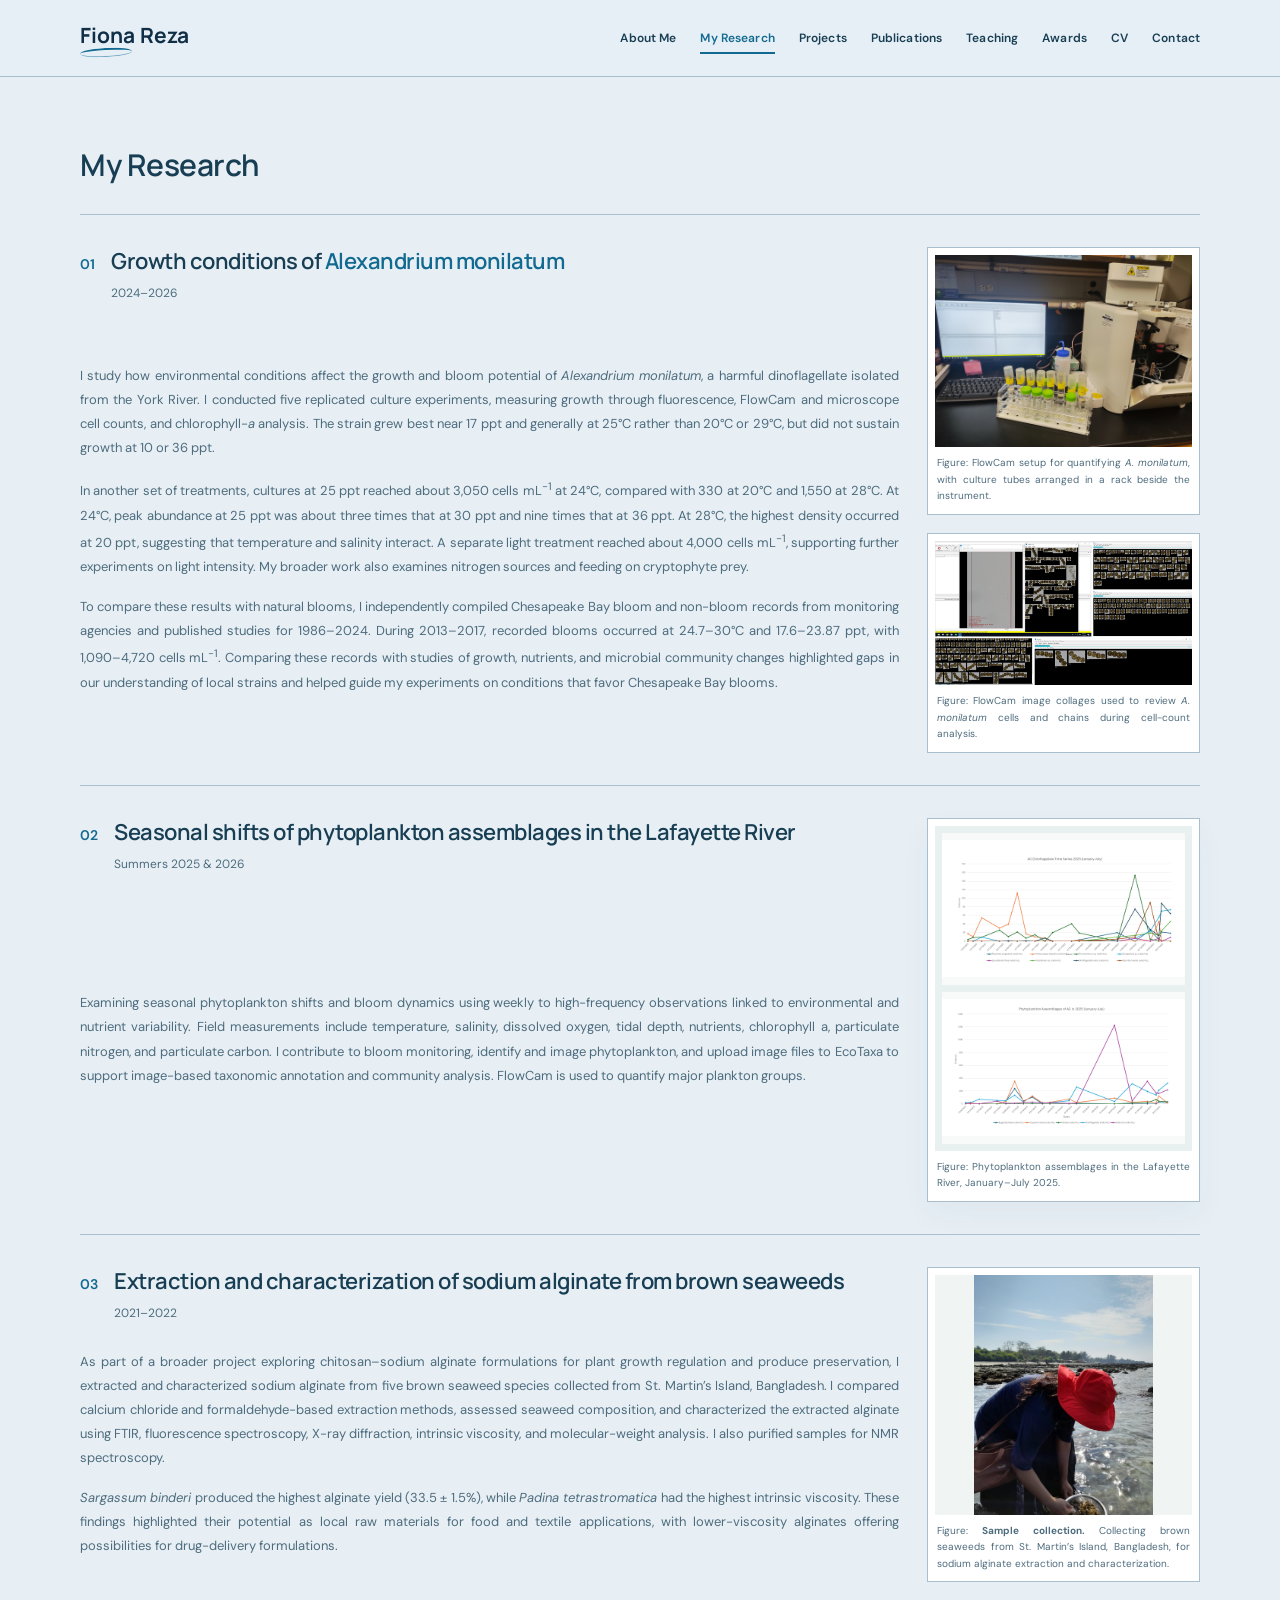
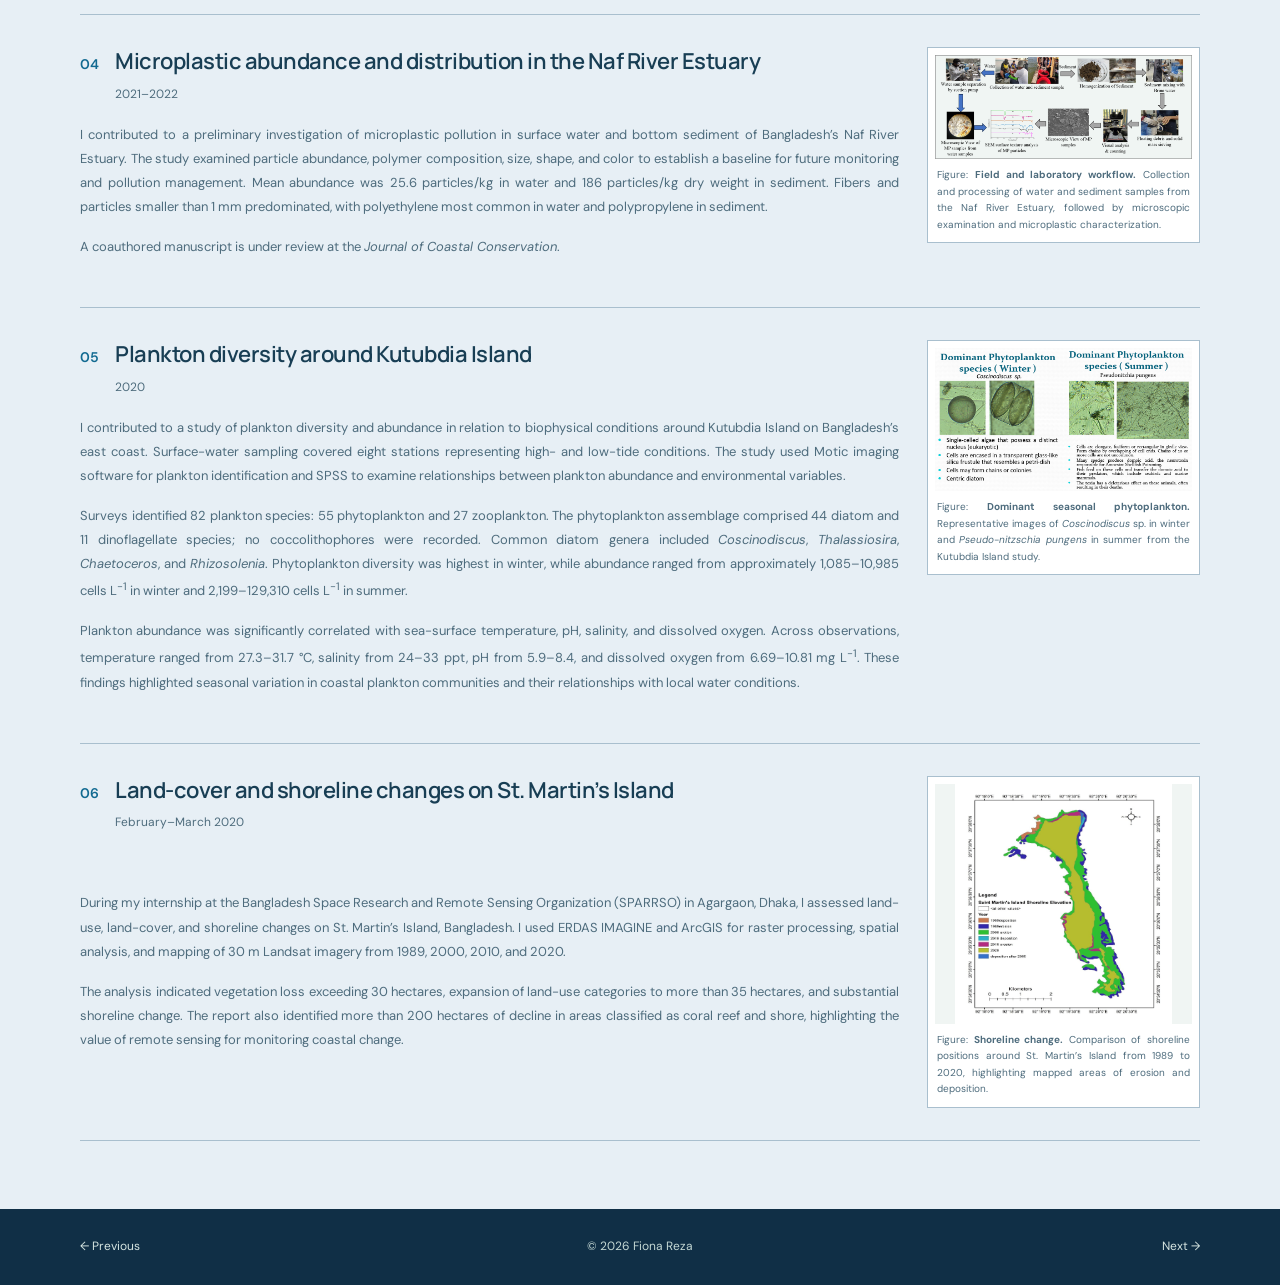
<file: research.html>
<!doctype html>
<html lang="en">
<head>
  <meta charset="utf-8">
  <meta name="viewport" content="width=device-width, initial-scale=1">
  <meta name="description" content="Academic portfolio of Fiona Reza, coastal environmental researcher and oceanography graduate researcher.">
  <title>Fiona Reza — Oceanography & Research</title>
  <link rel="preconnect" href="https://fonts.googleapis.com">
  <link rel="preconnect" href="https://fonts.gstatic.com" crossorigin>
  <link href="https://fonts.googleapis.com/css2?family=DM+Sans:wght@400;500;600;700&family=Manrope:wght@400;500;600;700&display=swap" rel="stylesheet">
  <link rel="stylesheet" href="styles.css">
</head>
<body class="research-page">
  <a class="skip-link" href="#main">Skip to content</a>
  <header class="site-header"><nav class="nav container" aria-label="Main navigation">
    <a class="wordmark" href="index.html">Fiona Reza</a>
    <button class="menu-toggle" aria-expanded="false" aria-controls="nav-links" aria-label="Open navigation">Menu <span>☰</span></button>
    <div class="nav-links" id="nav-links">
      <a href="index.html" data-page="about">About Me</a>
      <a href="research.html" data-page="research">My Research</a><a href="project.html" data-page="project">Projects</a><a href="publications.html" data-page="publications">Publications</a>
      <a href="teaching.html" data-page="teaching">Teaching</a><a href="awards.html" data-page="awards">Awards</a><a href="cv.html" data-page="cv">CV</a><a class="nav-contact" href="contact.html" data-page="contact">Contact <span>↗</span></a>
    </div>
  </nav></header>
  <main id="main" class="compact-page"><h1 class="visually-hidden">My research</h1>
    
    <section class="section container"><div class="section-heading"><h2 id="my-research-title">My Research</h2></div>
      <div class="project-list">
      <article class="project-card research-entry" id="alexandrium">
  <header class="research-entry-header">
    <span class="research-entry-number">01</span>
    <div><h2>Growth conditions of <em>Alexandrium monilatum</em></h2><p class="research-entry-date">2024–2026</p></div>
  </header>
  <div class="research-entry-body">
    <div class="research-entry-media"><aside class="research-photo-gallery" aria-label="Alexandrium monilatum culture and analysis photographs">
  
  <figure class="research-photo">
    <a href="images/alexandrium-flowcam-cultures.jpg"><img src="images/alexandrium-flowcam-cultures.jpg" alt="FlowCam instrument beside a rack of Alexandrium monilatum culture tubes" loading="lazy"></a>
    <figcaption>Figure: FlowCam setup for quantifying <em>A. monilatum</em>, with culture tubes arranged in a rack beside the instrument.</figcaption>
  </figure>
  
  
  <figure class="research-photo">
    <a href="images/alexandrium-flowcam-analysis.png"><img src="images/alexandrium-flowcam-analysis.png" alt="FlowCam software views with image collages of Alexandrium monilatum cells and chains" loading="lazy"></a>
    <figcaption>Figure: FlowCam image collages used to review <em>A. monilatum</em> cells and chains during cell-count analysis.</figcaption>
  </figure>
  </aside></div>
    <div class="research-entry-text"><p>I study how environmental conditions affect the growth and bloom potential of <em>Alexandrium monilatum</em>, a harmful dinoflagellate isolated from the York River. I conducted five replicated culture experiments, measuring growth through fluorescence, FlowCam and microscope cell counts, and chlorophyll-<em>a</em> analysis. The strain grew best near 17 ppt and generally at 25°C rather than 20°C or 29°C, but did not sustain growth at 10 or 36 ppt.</p>
<p>In another set of treatments, cultures at 25 ppt reached about 3,050 cells mL<sup>−1</sup> at 24°C, compared with 330 at 20°C and 1,550 at 28°C. At 24°C, peak abundance at 25 ppt was about three times that at 30 ppt and nine times that at 36 ppt. At 28°C, the highest density occurred at 20 ppt, suggesting that temperature and salinity interact. A separate light treatment reached about 4,000 cells mL<sup>−1</sup>, supporting further experiments on light intensity. My broader work also examines nitrogen sources and feeding on cryptophyte prey.</p>
<p>To compare these results with natural blooms, I independently compiled Chesapeake Bay bloom and non-bloom records from monitoring agencies and published studies for 1986–2024. During 2013–2017, recorded blooms occurred at 24.7–30°C and 17.6–23.87 ppt, with 1,090–4,720 cells mL<sup>−1</sup>. Comparing these records with studies of growth, nutrients, and microbial community changes highlighted gaps in our understanding of local strains and helped guide my experiments on conditions that favor Chesapeake Bay blooms.</p></div>
  </div>
</article>
      <article class="project-card research-entry" id="lafayette">
  <header class="research-entry-header">
    <span class="research-entry-number">02</span>
    <div><h2>Seasonal shifts of phytoplankton assemblages in the Lafayette River</h2><p class="research-entry-date">Summers 2025 & 2026</p></div>
  </header>
  <div class="research-entry-body">
    <div class="research-entry-media"><div class="monitoring-image-gallery" aria-label="FlowCam and PlanktoScope plankton images">




</div><div class="project-gallery" data-gallery="lafayette" aria-label="Lafayette River phytoplankton presentation photos"></div></div>
    <div class="research-entry-text"><p>Examining seasonal phytoplankton shifts and bloom dynamics using weekly to high-frequency observations linked to environmental and nutrient variability. Field measurements include temperature, salinity, dissolved oxygen, tidal depth, nutrients, chlorophyll a, particulate nitrogen, and particulate carbon. I contribute to bloom monitoring, identify and image phytoplankton, and upload image files to EcoTaxa to support image-based taxonomic annotation and community analysis. FlowCam is used to quantify major plankton groups.</p></div>
  </div>
</article>
      <article class="project-card research-entry" id="alginate">
  <header class="research-entry-header">
    <span class="research-entry-number">03</span>
    <div><h2>Extraction and characterization of sodium alginate from brown seaweeds</h2><p class="research-entry-date">2021–2022</p></div>
  </header>
  <div class="research-entry-body">
    <div class="research-entry-media"><div class="thesis-image-gallery" aria-label="Master’s thesis poster and seaweed sample collection">
  
  <figure class="research-photo">
    <a href="images/brown-seaweed-sample-collection.png"><img src="images/brown-seaweed-sample-collection.png" alt="Collecting brown seaweed samples in shallow coastal water on St. Martin’s Island, Bangladesh" loading="lazy" width="422" height="563"></a>
    <figcaption>Figure: <strong>Sample collection.</strong> Collecting brown seaweeds from St. Martin’s Island, Bangladesh, for sodium alginate extraction and characterization.</figcaption>
  </figure>
</div></div>
    <div class="research-entry-text"><p>As part of a broader project exploring chitosan–sodium alginate formulations for plant growth regulation and produce preservation, I extracted and characterized sodium alginate from five brown seaweed species collected from St. Martin’s Island, Bangladesh. I compared calcium chloride and formaldehyde-based extraction methods, assessed seaweed composition, and characterized the extracted alginate using FTIR, fluorescence spectroscopy, X-ray diffraction, intrinsic viscosity, and molecular-weight analysis. I also purified samples for NMR spectroscopy.</p>
<p><em>Sargassum binderi</em> produced the highest alginate yield (33.5 ± 1.5%), while <em>Padina tetrastromatica</em> had the highest intrinsic viscosity. These findings highlighted their potential as local raw materials for food and textile applications, with lower-viscosity alginates offering possibilities for drug-delivery formulations.</p></div>
  </div>
</article>
      <article class="project-card research-entry" id="naf-microplastics">
  <header class="research-entry-header">
    <span class="research-entry-number">04</span>
    <div><h2>Microplastic abundance and distribution in the Naf River Estuary</h2><p class="research-entry-date">2021–2022</p></div>
  </header>
  <div class="research-entry-body">
    <div class="research-entry-media"><div class="naf-image-gallery" aria-label="Naf River Estuary sampling map and microplastic analysis workflow">
  
  <figure class="research-photo">
    <a href="images/naf-river-microplastic-workflow.png"><img src="images/naf-river-microplastic-workflow.png" alt="Photographic workflow showing field sampling, laboratory sample preparation, microscopy, and microplastic characterization" loading="lazy" width="1021" height="414"></a>
    <figcaption>Figure: <strong>Field and laboratory workflow.</strong> Collection and processing of water and sediment samples from the Naf River Estuary, followed by microscopic examination and microplastic characterization.</figcaption>
  </figure>
</div></div>
    <div class="research-entry-text"><p>I contributed to a preliminary investigation of microplastic pollution in surface water and bottom sediment of Bangladesh’s Naf River Estuary. The study examined particle abundance, polymer composition, size, shape, and color to establish a baseline for future monitoring and pollution management. Mean abundance was 25.6 particles/kg in water and 186 particles/kg dry weight in sediment. Fibers and particles smaller than 1 mm predominated, with polyethylene most common in water and polypropylene in sediment.</p>
<p>A coauthored manuscript is under review at the <em>Journal of Coastal Conservation</em>.</p></div>
  </div>
</article>
      <article class="project-card research-entry" id="kutubdia">
  <header class="research-entry-header">
    <span class="research-entry-number">05</span>
    <div><h2>Plankton diversity around Kutubdia Island</h2><p class="research-entry-date">2020</p></div>
  </header>
  <div class="research-entry-body">
    <div class="research-entry-media"><div class="kutubdia-image-gallery" aria-label="Kutubdia Island study figures">


<figure class="research-photo"><a href="images/kutubdia-dominant-phytoplankton.png"><img src="images/kutubdia-dominant-phytoplankton.png" alt="Seasonal phytoplankton comparison showing Coscinodiscus in winter and Pseudo-nitzschia pungens in summer" loading="lazy"></a><figcaption>Figure: <strong>Dominant seasonal phytoplankton.</strong> Representative images of <em>Coscinodiscus</em> sp. in winter and <em>Pseudo-nitzschia pungens</em> in summer from the Kutubdia Island study.</figcaption></figure></div></div>
    <div class="research-entry-text"><p>I contributed to a study of plankton diversity and abundance in relation to biophysical conditions around Kutubdia Island on Bangladesh’s east coast. Surface-water sampling covered eight stations representing high- and low-tide conditions. The study used Motic imaging software for plankton identification and SPSS to examine relationships between plankton abundance and environmental variables.</p>
<p>Surveys identified 82 plankton species: 55 phytoplankton and 27 zooplankton. The phytoplankton assemblage comprised 44 diatom and 11 dinoflagellate species; no coccolithophores were recorded. Common diatom genera included <em>Coscinodiscus</em>, <em>Thalassiosira</em>, <em>Chaetoceros</em>, and <em>Rhizosolenia</em>. Phytoplankton diversity was highest in winter, while abundance ranged from approximately 1,085–10,985 cells L<sup>−1</sup> in winter and 2,199–129,310 cells L<sup>−1</sup> in summer.</p>
<p>Plankton abundance was significantly correlated with sea-surface temperature, pH, salinity, and dissolved oxygen. Across observations, temperature ranged from 27.3–31.7 °C, salinity from 24–33 ppt, pH from 5.9–8.4, and dissolved oxygen from 6.69–10.81 mg L<sup>−1</sup>. These findings highlighted seasonal variation in coastal plankton communities and their relationships with local water conditions.</p></div>
  </div>
</article>
      <article class="project-card research-entry" id="sparrso">
  <header class="research-entry-header">
    <span class="research-entry-number">06</span>
    <div><h2>Land-cover and shoreline changes on St. Martin’s Island</h2><p class="research-entry-date">February–March 2020</p></div>
  </header>
  <div class="research-entry-body">
    <div class="research-entry-media"><div class="thesis-image-gallery sparrso-image-gallery" aria-label="St. Martin’s Island land-cover and shoreline maps">
  
  <figure class="research-photo">
    <a href="images/st-martins-shoreline-change.jpg"><img src="images/st-martins-shoreline-change.jpg" alt="Map comparing shoreline positions and areas of erosion and deposition around St. Martin’s Island between 1989 and 2020" loading="lazy"></a>
    <figcaption>Figure: <strong>Shoreline change.</strong> Comparison of shoreline positions around St. Martin’s Island from 1989 to 2020, highlighting mapped areas of erosion and deposition.</figcaption>
  </figure>
</div></div>
    <div class="research-entry-text"><p>During my internship at the Bangladesh Space Research and Remote Sensing Organization (SPARRSO) in Agargaon, Dhaka, I assessed land-use, land-cover, and shoreline changes on St. Martin’s Island, Bangladesh. I used ERDAS IMAGINE and ArcGIS for raster processing, spatial analysis, and mapping of 30 m Landsat imagery from 1989, 2000, 2010, and 2020.</p>
<p>The analysis indicated vegetation loss exceeding 30 hectares, expansion of land-use categories to more than 35 hectares, and substantial shoreline change. The report also identified more than 200 hectares of decline in areas classified as coral reef and shore, highlighting the value of remote sensing for monitoring coastal change.</p></div>
  </div>
</article>
    </div></section>
  </main><footer class="site-footer"><div class="container footer-pagination"><a class="footer-previous" href="index.html" aria-label="Previous page: About Me">← Previous</a><span class="footer-copyright">&copy; <span id="year"></span> Fiona Reza</span><a class="footer-next" href="project.html" aria-label="Next page: Projects">Next →</a></div></footer><script src="script.js"></script></body></html>
</file>
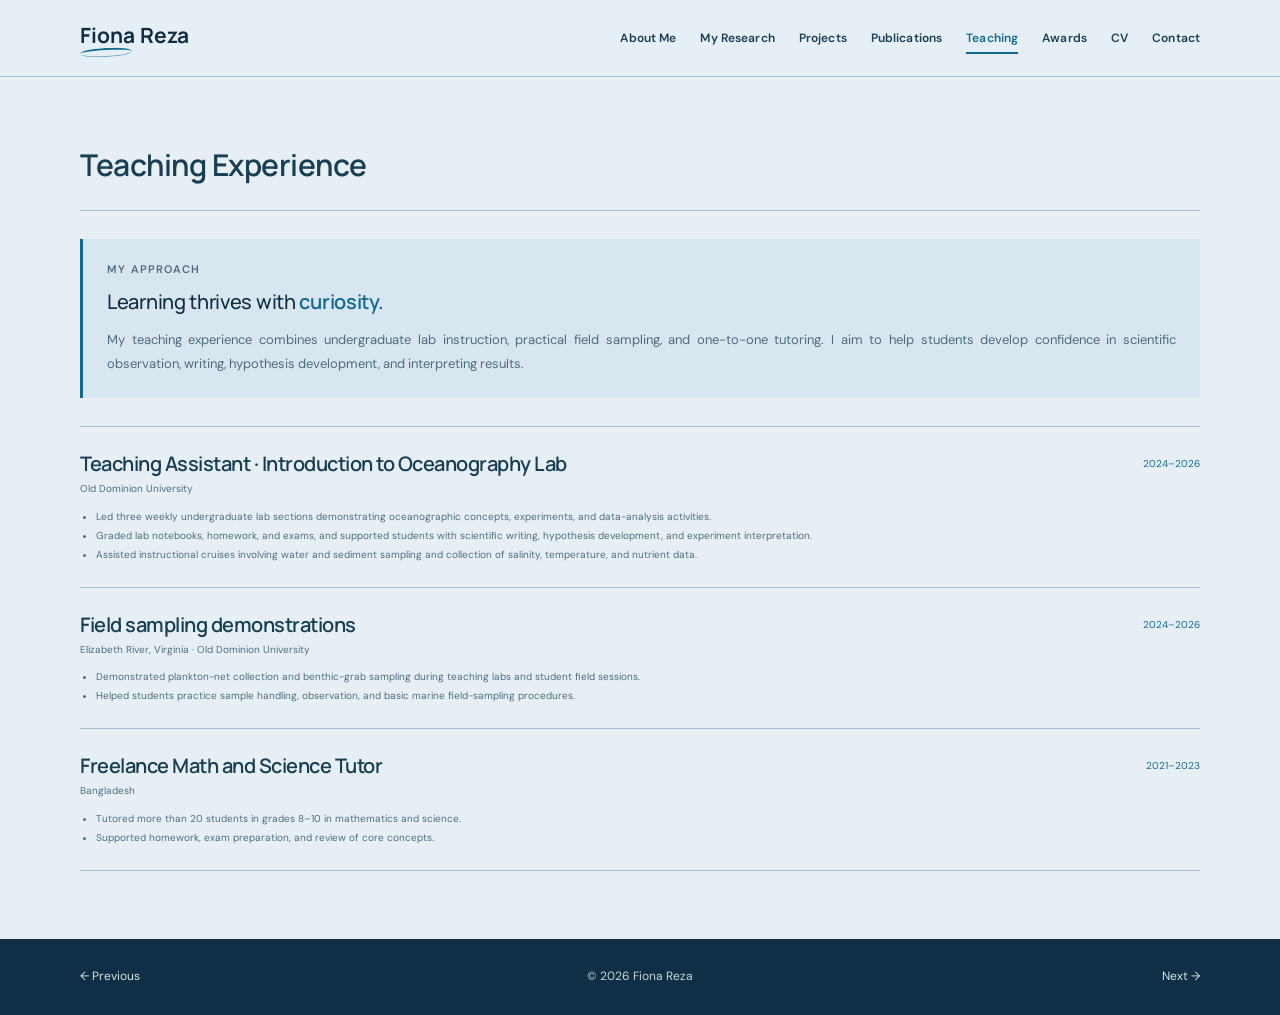
<file: teaching.html>
<!doctype html>
<html lang="en">
<head>
  <meta charset="utf-8">
  <meta name="viewport" content="width=device-width, initial-scale=1">
  <meta name="description" content="Academic portfolio of Fiona Reza, coastal environmental researcher and oceanography graduate researcher.">
  <title>Fiona Reza — Oceanography & Research</title>
  <link rel="preconnect" href="https://fonts.googleapis.com">
  <link rel="preconnect" href="https://fonts.gstatic.com" crossorigin>
  <link href="https://fonts.googleapis.com/css2?family=DM+Sans:wght@400;500;600;700&family=Manrope:wght@400;500;600;700&display=swap" rel="stylesheet">
  <link rel="stylesheet" href="styles.css">
</head>
<body>
  <a class="skip-link" href="#main">Skip to content</a>
  <header class="site-header"><nav class="nav container" aria-label="Main navigation">
    <a class="wordmark" href="index.html">Fiona Reza</a>
    <button class="menu-toggle" aria-expanded="false" aria-controls="nav-links" aria-label="Open navigation">Menu <span>☰</span></button>
    <div class="nav-links" id="nav-links">
      <a href="index.html" data-page="about">About Me</a>
      <a href="research.html" data-page="research">My Research</a><a href="project.html" data-page="project">Projects</a><a href="publications.html" data-page="publications">Publications</a>
      <a href="teaching.html" data-page="teaching">Teaching</a><a href="awards.html" data-page="awards">Awards</a><a href="cv.html" data-page="cv">CV</a><a class="nav-contact" href="contact.html" data-page="contact">Contact <span>↗</span></a>
    </div>
  </nav></header>
  <main id="main" class="compact-page"><h1 class="visually-hidden">Teaching experience</h1>
    
    <section class="section container teaching-page"><div class="page-title-banner"><h2>Teaching Experience</h2></div><div class="teaching-manifesto teaching-approach-note"><p class="eyebrow">My approach</p><p class="closing-note-title">Learning thrives with <em>curiosity.</em></p><p>My teaching experience combines undergraduate lab instruction, practical field sampling, and one-to-one tutoring. I aim to help students develop confidence in scientific observation, writing, hypothesis development, and interpreting results.</p></div><div class="teaching-list"><article class="teaching-item"><span class="teaching-date">2024–2026</span><div><h3>Teaching Assistant · Introduction to Oceanography Lab</h3><p>Old Dominion University</p><ul><li>Led three weekly undergraduate lab sections demonstrating oceanographic concepts, experiments, and data-analysis activities.</li><li>Graded lab notebooks, homework, and exams, and supported students with scientific writing, hypothesis development, and experiment interpretation.</li><li>Assisted instructional cruises involving water and sediment sampling and collection of salinity, temperature, and nutrient data.</li></ul></div></article><article class="teaching-item"><span class="teaching-date">2024–2026</span><div><h3>Field sampling demonstrations</h3><p>Elizabeth River, Virginia · Old Dominion University</p><ul><li>Demonstrated plankton-net collection and benthic-grab sampling during teaching labs and student field sessions.</li><li>Helped students practice sample handling, observation, and basic marine field-sampling procedures.</li></ul></div></article><article class="teaching-item"><span class="teaching-date">2021–2023</span><div><h3>Freelance Math and Science Tutor</h3><p>Bangladesh</p><ul><li>Tutored more than 20 students in grades 8–10 in mathematics and science.</li><li>Supported homework, exam preparation, and review of core concepts.</li></ul></div></article></div></section>
  </main><footer class="site-footer"><div class="container footer-pagination"><a class="footer-previous" href="publications.html" aria-label="Previous page: Publications">← Previous</a><span class="footer-copyright">&copy; <span id="year"></span> Fiona Reza</span><a class="footer-next" href="awards.html" aria-label="Next page: Scholarships and Awards">Next →</a></div></footer><script src="script.js"></script></body></html>
</file>
<file: styles.css>
:root{--ink:#123b4a;--muted:#56727a;--paper:#f5faf8;--soft:#e6f2f0;--line:#cbdedb;--green:#187f82;--accent:#d39a69;--deep:#0c3441;--serif:'Manrope',Arial,sans-serif;--sans:'DM Sans',Arial,sans-serif;--width:1120px}*{box-sizing:border-box}html{scroll-behavior:smooth;scroll-padding-top:90px}body{margin:0;background:var(--paper);color:var(--ink);font:15px/1.75 var(--sans)}a{color:inherit}.container{width:min(var(--width),calc(100% - 64px));margin-inline:auto}.site-header{position:sticky;top:0;z-index:10;background:rgba(245,250,248,.94);backdrop-filter:blur(12px);border-bottom:1px solid rgba(203,222,219,.8)}.nav{height:76px;display:flex;align-items:center;justify-content:space-between}.wordmark{text-decoration:none;font:700 20px var(--serif);letter-spacing:-1px;color:var(--deep)}.wordmark span{color:var(--green);font-size:16px;margin-left:8px}.nav-links{display:flex;align-items:center;gap:23px}.nav-links a,.footer-inner>a:last-child{font-size:11px;text-decoration:none;color:var(--muted);transition:color .2s}.nav-links a:hover,.nav-links a.active,.footer-inner>a:last-child:hover{color:var(--green)}.nav-links .nav-contact{color:var(--ink);font-weight:700}.nav-contact span{color:var(--green);margin-left:5px}.menu-toggle{display:none;background:none;border:0;color:var(--ink);font:600 13px var(--sans)}.skip-link{position:absolute;left:-999px;top:8px;background:white;padding:8px}.skip-link:focus{left:8px;z-index:20}.section{padding-block:100px}.eyebrow{margin:0 0 18px;color:var(--green);font-size:10px;text-transform:uppercase;font-weight:700;letter-spacing:1.7px}.eyebrow-dot{display:inline-block;width:7px;height:7px;border-radius:50%;background:var(--accent);margin-right:9px;vertical-align:1px}.hero{min-height:590px;padding-block:74px 88px;display:grid;grid-template-columns:1.2fr .8fr;align-items:center;gap:85px;position:relative}.hero h1,.page-hero h1{font:600 clamp(49px,6vw,74px)/1.08 var(--serif);letter-spacing:-3px;margin:0 0 24px}.hero h1 em,.section-heading h2 em,.page-hero h1 em,.contact-strip h2 em,.home-about h2 em,.home-next h2 em,.about-lede h2 em,.teaching-manifesto h2 em,.contact-message h2 em{font-style:normal;color:var(--green)}.hero-intro{max-width:530px;color:var(--muted);font-size:15px;line-height:1.9}.hero-intro strong{color:var(--ink)}.hero-actions{display:flex;align-items:center;gap:25px;margin-top:30px}.button{display:inline-flex;align-items:center;gap:24px;padding:13px 18px;font-size:11px;font-weight:700;text-decoration:none;transition:background .2s,transform .2s}.button:hover{transform:translateY(-2px)}.button span{font-size:15px}.button-dark{background:var(--deep);color:white}.button-dark:hover{background:var(--green)}.button-light{background:#f1f8f6;color:var(--deep)}.text-link,.under-link{font-size:11px;font-weight:700;text-decoration:none}.text-link span,.under-link span{color:var(--green);margin-left:7px}.hero-note{margin-top:39px;color:#82979a;font-size:10px;letter-spacing:.3px}.hero-note span{padding:0 7px;color:var(--accent)}.portrait-wrap{max-width:345px;justify-self:end;width:100%;transform:rotate(1deg)}.portrait-frame{height:400px;background:#d8e9e6;border:9px solid white;box-shadow:0 18px 45px #123b4a18;position:relative;overflow:hidden}.portrait-frame img,.about-portrait img{width:100%;height:100%;object-fit:cover}.portrait-placeholder{height:100%;display:flex;flex-direction:column;align-items:center;justify-content:center;background:radial-gradient(ellipse at 65% 30%,#bddbd5,#dcece6 55%,#c4dfdf);color:var(--green);gap:6px;font:600 17px var(--serif)}.portrait-placeholder small{font:10px var(--sans);color:var(--muted)}.portrait-icon{font-size:42px;color:#75aaa3}.portrait-caption{display:flex;justify-content:space-between;padding:12px 5px;color:var(--muted);font-size:9px;letter-spacing:.5px}.caption-mark{color:var(--accent);font-size:15px}.hero-index{position:absolute;bottom:35px;right:0;font-size:9px;letter-spacing:1px;color:#91a6a5}.intro-band{background:#dcebe7;position:relative;overflow:hidden}.intro-band:after{content:'';position:absolute;width:350px;height:110px;border:1px solid #ffffff8a;border-radius:50%;right:-50px;bottom:-70px;transform:rotate(-17deg)}.intro-band-inner{display:flex;align-items:center;gap:40px;padding-block:35px;position:relative;z-index:1}.band-label{white-space:nowrap;color:var(--green);font-size:9px;text-transform:uppercase;letter-spacing:1px;font-weight:700}.intro-band p{font:500 18px var(--serif);margin:0}.intro-band p em{font-style:normal;color:var(--green)}.band-star{margin-left:auto;color:var(--accent);font-size:24px}.home-about,.home-next{display:grid;grid-template-columns:1fr 1fr;gap:90px;align-items:center}.home-about h2,.home-next h2,.about-lede h2,.teaching-manifesto h2,.contact-message h2{font:600 43px/1.2 var(--serif);letter-spacing:-1.5px;margin:0}.home-summary{max-width:520px;color:var(--muted);font-size:14px;line-height:1.9;margin:0 0 20px}.under-link{display:inline-block;border-bottom:1px solid var(--line);padding-bottom:7px}.section-tint{background:var(--soft)}.section-heading{margin-bottom:40px}.section-heading h2{font:600 43px/1.2 var(--serif);letter-spacing:-1.5px;margin:0 0 11px}.heading-note{margin:0;color:var(--muted);font-size:12px}.interest-grid{display:grid;grid-template-columns:repeat(3,1fr);gap:16px;margin-bottom:30px}.interest-grid article{min-height:215px;background:#f8fbf9;padding:23px;position:relative;border-top:2px solid #8fb9b2}.interest-grid article>span{font-size:10px;color:var(--green);letter-spacing:1px}.interest-grid h3{font:600 19px var(--serif);margin:28px 0 8px}.interest-grid p{font-size:11px;color:var(--muted);line-height:1.8;margin:0}.contact-strip{background:var(--deep);color:#f4faf8;padding-block:50px}.strip-inner{display:flex;align-items:center;justify-content:space-between}.contact-strip .eyebrow{color:#9fcac1;margin-bottom:10px}.contact-strip h2{font:600 32px var(--serif);margin:0}.contact-strip h2 em{color:#9fcac1}.page-hero{padding-block:72px 62px;background:linear-gradient(125deg,#e4f1ed,#d8eae7 62%,#c6e0dc);position:relative;overflow:hidden}.page-hero:after{content:'≈';position:absolute;right:8%;top:-104px;color:#ffffff70;font:400 280px var(--serif);transform:rotate(-8deg);pointer-events:none}.page-hero .container{position:relative;z-index:1}.page-hero .eyebrow{margin-bottom:14px}.page-hero h1{font-size:57px;margin-bottom:13px}.page-hero p:last-child{max-width:620px;color:#526f75;font-size:13px;margin:0}.about-page{display:grid;grid-template-columns:.7fr 1.3fr;gap:90px}.about-lede h2{margin-bottom:26px}.about-portrait{height:270px;background:#d5e9e4;border:7px solid white;box-shadow:0 12px 30px #123b4a10;display:flex;align-items:center;justify-content:center;color:var(--muted);font-size:11px;overflow:hidden}.about-prose>p:not(.edit-note){color:var(--muted);font-size:13px;line-height:2;margin:0 0 20px}.about-prose .large-copy{color:var(--ink);font:500 21px/1.6 var(--serif)}.fact-panel{background:var(--soft);padding:20px 22px;margin:25px 0}.fact-panel h3{font:600 15px var(--serif);margin:0}.tag-list,.pub-tags{display:flex;flex-wrap:wrap;gap:8px;margin-top:16px}.tag-list span,.pub-tags span{border:1px solid var(--line);padding:4px 9px;border-radius:20px;color:var(--green);font-size:9px}.edit-note{font-size:10px;line-height:1.7;color:#859998;font-style:italic}.research-intro{display:grid;grid-template-columns:1fr 1fr;gap:60px;align-items:center;max-width:900px;margin-bottom:45px}.research-intro .large-copy{font:500 21px/1.6 var(--serif);margin:0}.research-intro>p:last-child{font-size:12px;color:var(--muted);line-height:1.9}.project-list{border-top:1px solid var(--line)}.project-card{display:grid;grid-template-columns:130px 1fr;gap:26px;padding:30px 0;border-bottom:1px solid var(--line)}.project-index{font-size:11px;color:var(--green);letter-spacing:1px}.project-index span{display:block;font-size:27px;color:var(--accent);margin-top:12px}.project-card .eyebrow{margin-bottom:7px;font-size:9px}.project-card h2{font:600 23px var(--serif);margin:0 0 8px}.project-card>div:last-child>p:not(.eyebrow){font-size:12px;color:var(--muted);max-width:700px;margin:0}.project-card .tag-list{margin-top:12px}.publication-list{border-top:1px solid var(--line)}.publication{display:grid;grid-template-columns:105px 1fr 30px;gap:20px;padding:25px 5px;border-bottom:1px solid var(--line);align-items:start}.pub-year{padding-top:4px;color:var(--green);font-size:10px;font-weight:700}.publication h3{margin:0 0 6px;font:600 17px var(--serif)}.publication p{margin:0;color:var(--muted);font-size:11px}.publication>a{font-size:17px;color:var(--green);text-decoration:none}.pub-tags{margin-top:11px}.pub-tags span{padding:3px 8px;font-size:8px}.scholar-note{margin:23px 0 0;color:var(--muted);font-size:10px}.scholar-note a{color:var(--green);text-decoration:none}.teaching-page{display:grid;grid-template-columns:.8fr 1.2fr;gap:90px}.teaching-manifesto h2{margin-bottom:20px}.teaching-manifesto>p:last-child{color:var(--muted);font-size:12px;line-height:2}.teaching-list{border-top:1px solid var(--line)}.teaching-item{display:grid;grid-template-columns:100px 1fr;gap:17px;padding:23px 0;border-bottom:1px solid var(--line)}.teaching-date{font-size:10px;color:var(--green);padding-top:5px}.teaching-item :is(h2,h3){font:600 16px var(--serif);margin:0}.teaching-item p{font-size:10px;color:var(--muted);margin:3px 0 9px}.teaching-item ul{padding-left:16px;margin:0;color:var(--muted);font-size:10px;line-height:1.9}.teaching-page>.edit-note{grid-column:2}.cv-download{padding:30px;background:var(--soft);display:grid;grid-template-columns:1fr auto;align-items:center;gap:10px}.cv-download h2{font:600 26px var(--serif);margin:0}.cv-download h2 em{font-style:normal;color:var(--green)}.cv-download>div>p:last-child{font-size:11px;color:var(--muted);margin:6px 0 0}.cv-download .eyebrow{margin-bottom:7px}.cv-download>small{grid-column:2;color:var(--muted);font-size:9px}.cv-download code{color:var(--green)}.cv-outline{max-width:800px;padding:30px 0}.cv-outline>div{display:grid;grid-template-columns:180px 1fr;gap:20px;padding:20px 0;border-bottom:1px solid var(--line)}.cv-outline h3{font:600 15px var(--serif);margin:0}.cv-outline p{color:var(--muted);font-size:11px;margin:0}.contact-page{display:grid;grid-template-columns:.8fr 1.2fr;gap:100px}.contact-message h2{margin-bottom:18px}.contact-message>p:last-child{color:var(--muted);font-size:12px;line-height:1.9}.contact-details{border-top:1px solid var(--line)}.contact-link{display:flex;justify-content:space-between;gap:15px;align-items:center;padding:18px 5px;border-bottom:1px solid var(--line);text-decoration:none}.contact-link>span{font-size:10px;color:var(--muted)}.contact-link strong{font-size:11px;color:var(--green)}.site-footer{background:#092d38;color:#d6e5e1}.footer-inner{height:72px;display:flex;align-items:center;justify-content:space-between}.footer-inner .wordmark{color:white;font-size:16px}.footer-inner>span{font-size:9px;color:#a4bfba}.footer-inner>a:last-child{color:#c4d8d4;font-size:9px}
@media(max-width:850px){.container{width:min(var(--width),calc(100% - 44px))}.nav-links{gap:13px}.nav-links a{font-size:10px}.hero{gap:35px;grid-template-columns:1.1fr .9fr}.portrait-frame{height:340px}.home-about,.home-next,.about-page,.teaching-page,.contact-page{gap:45px}.research-intro{gap:30px}}
@media(max-width:640px){html{scroll-padding-top:68px}.container{width:calc(100% - 40px)}.nav{height:66px}.menu-toggle{display:block;cursor:pointer}.nav-links{display:none;position:absolute;top:65px;left:0;right:0;background:var(--paper);padding:18px 22px 22px;border-bottom:1px solid var(--line);flex-direction:column;align-items:flex-start;gap:12px}.nav-links.is-open{display:flex}.nav-links a{font-size:13px}.section{padding-block:70px}.hero{padding-block:54px 70px;grid-template-columns:1fr;gap:30px}.hero h1{font-size:55px}.hero-intro{font-size:13px}.portrait-wrap{justify-self:center;width:min(310px,100%)}.portrait-frame{height:350px}.hero-index{bottom:20px}.intro-band-inner{gap:14px;align-items:flex-start;padding-block:25px}.band-label{max-width:112px;white-space:normal;line-height:1.6}.intro-band p{font-size:15px}.band-star{font-size:20px}.home-about,.home-next,.about-page,.teaching-page,.contact-page,.research-intro{grid-template-columns:1fr;gap:25px}.home-about h2,.home-next h2,.about-lede h2,.teaching-manifesto h2,.contact-message h2{font-size:38px}.interest-grid{grid-template-columns:1fr;gap:10px}.interest-grid article{min-height:180px}.interest-grid h3{margin-top:20px}.contact-strip{padding-block:37px}.strip-inner{align-items:flex-start;gap:20px;flex-direction:column}.contact-strip h2{font-size:27px}.page-hero{padding-block:55px 43px}.page-hero h1{font-size:43px;letter-spacing:-2px}.page-hero:after{right:-26px;font-size:205px;top:-60px}.section-heading{margin-bottom:28px}.section-heading h2{font-size:37px}.about-portrait{max-width:290px;height:240px}.project-card{grid-template-columns:48px 1fr;gap:13px;padding:24px 0}.project-card h2{font-size:20px}.publication{grid-template-columns:68px 1fr 17px;gap:10px}.publication h3{font-size:15px}.teaching-item{grid-template-columns:78px 1fr;gap:12px}.teaching-page>.edit-note{grid-column:1}.cv-download{grid-template-columns:1fr;padding:22px}.cv-download .button{justify-self:start}.cv-download>small{grid-column:1}.cv-outline>div{grid-template-columns:120px 1fr;gap:12px}.contact-link{align-items:flex-start;flex-direction:column;gap:5px}.footer-inner{height:auto;min-height:68px;gap:10px;flex-wrap:wrap}}
@media(prefers-reduced-motion:reduce){html{scroll-behavior:auto}*,*::before,*::after{transition:none!important}}
.home-story-grid{display:grid;grid-template-columns:1fr 1fr;gap:18px}.home-story-card{background:#f8fbf9;padding:26px 25px;border-top:2px solid #8fb9b2}.story-label{font-size:9px;text-transform:uppercase;letter-spacing:1px;color:var(--green);font-weight:700}.home-story-card h3{font:600 20px var(--serif);margin:17px 0 9px}.home-story-card>p{color:var(--muted);font-size:11px;line-height:1.9}.story-award{border-top:1px solid var(--line);padding-top:12px;margin-top:18px}.story-award span{color:var(--accent);margin-right:6px}.supervisor-block{margin-top:34px;padding-top:25px;border-top:1px solid var(--line)}.supervisor-block>p:nth-child(2){font-size:12px;line-height:2;color:var(--muted)}.supervisor-block a{color:var(--green);text-decoration:none;border-bottom:1px solid var(--line)}.supervisor-note{font-size:10px;color:#829797}.skills-band{display:grid;grid-template-columns:1fr 1fr;gap:70px;align-items:center}.skills-band h2{font:600 38px var(--serif);margin:0}.skills-band h2 em{font-style:normal;color:var(--green)}.skills-copy{font-size:12px;color:var(--muted);line-height:1.9}.skills-copy strong{color:var(--ink)}
@media(max-width:640px){.home-story-grid,.skills-band{grid-template-columns:1fr;gap:14px}.home-story-card{padding:21px}.skills-band h2{font-size:34px}}
.nav-links{align-items:center;gap:clamp(13px,2vw,24px)}.nav-links a,.nav-links .nav-contact,.nav-links a.active{font-family:var(--sans);font-size:12px;font-weight:600;line-height:1.2;letter-spacing:.01em;color:#123b4a;text-decoration:none;border:0;opacity:1}.nav-links a:hover,.nav-links a.active{color:#08777b}.nav-links a.active{box-shadow:inset 0 -2px 0 #16878a;padding:9px 0 8px}.nav-contact span{display:none}.menu-toggle{font-family:var(--sans);font-size:12px;font-weight:600;color:#123b4a;border:1px solid #9bbdb9;padding:9px 12px;background:#f5faf8}.menu-toggle span{display:none}.site-header{background:#f5faf8;border-bottom:1px solid #b8d2cf}.wordmark{font-family:var(--sans);font-size:18px;font-weight:700;color:#0c3441}.wordmark span{color:#187f82}
@media(max-width:640px){.nav-links{gap:12px}.nav-links a,.nav-links .nav-contact,.nav-links a.active{font-size:13px}.nav-links a.active{padding:2px 0;box-shadow:inset 0 -2px 0 #16878a}.menu-toggle{display:block}}
.project-figure{margin:22px 0 0;background:#fff;padding:9px;border:1px solid var(--line)}.project-figure img{display:block;width:100%;height:auto;max-height:430px;object-fit:contain;background:#f8fbfa}.project-figure figcaption{padding:8px 3px 1px;color:var(--muted);font-size:9px;line-height:1.6}
.project-gallery{display:grid;grid-template-columns:repeat(2,minmax(0,1fr));gap:14px;margin-top:22px}.project-gallery .project-figure{margin:0}.project-gallery .project-figure img{max-height:340px}
@media(max-width:640px){.project-gallery{grid-template-columns:1fr}}
.project-gallery{display:block;margin-top:22px}.project-collage{margin:0;padding:12px;background:#fff;border:1px solid var(--line);box-shadow:0 12px 28px #123b4a0b}.project-collage-grid{display:grid;grid-template-columns:repeat(2,minmax(0,1fr));gap:7px;background:#e8f1ef;padding:7px}.collage-cell{min-width:0;aspect-ratio:16/10;background:#f7faf9;overflow:hidden}.collage-cell img{display:block;width:100%;height:100%;object-fit:contain}.project-collage>figcaption{padding:10px 3px 0;color:var(--muted);font-size:10px;line-height:1.6}
/* Selected portfolio projects */
.portfolio-grid{display:grid;grid-template-columns:repeat(2,minmax(0,1fr));gap:20px}.portfolio-card{display:flex;flex-direction:column;align-items:flex-start;padding:30px;background:var(--soft);border-top:2px solid #8fb9b2}.portfolio-card h3{font:600 23px/1.4 var(--serif);margin:0 0 12px}.portfolio-card>p:not(.eyebrow){font-size:13px;color:var(--muted);margin:0}.portfolio-card .tag-list{margin-bottom:25px}.portfolio-card .under-link{margin-top:auto}.portfolio-card a:focus-visible{outline:2px solid var(--green);outline-offset:5px}.project-card[id]{scroll-margin-top:95px}.visually-hidden{position:absolute;width:1px;height:1px;padding:0;margin:-1px;overflow:hidden;clip-path:inset(50%);white-space:nowrap;border:0}
@media(max-width:640px){.portfolio-grid{grid-template-columns:1fr}.portfolio-card{padding:23px}.portfolio-card h3{font-size:21px}}
/* Full descriptions for collaborative projects. */
.portfolio-projects{grid-template-columns:1fr}.portfolio-projects .portfolio-card{padding:32px}.portfolio-projects .portfolio-card>p:not(.eyebrow){max-width:880px}.portfolio-projects .portfolio-card>p+p{margin-top:14px}.portfolio-projects .tag-list{margin-bottom:0}.portfolio-projects .under-link{margin-top:22px}.portfolio-projects [id]{scroll-margin-top:95px}
@media(max-width:640px){.portfolio-projects .portfolio-card{padding:23px}}
/* Bring inner-page content directly below navigation. */
.compact-page>.section:first-of-type{padding-top:32px}
@media(max-width:640px){.compact-page>.section:first-of-type{padding-top:24px}}
/* Research interests: prominent heading with a vertical accent. */
.research-interests{margin-bottom:36px}.research-interests h2{border-left:5px solid var(--green);padding-left:20px;font:600 clamp(32px,4vw,48px)/1.2 var(--serif);letter-spacing:-1.5px;margin:0 0 24px}.research-interests ul{margin:0;padding-left:27px;font-size:18px;line-height:1.7}.research-interests li+li{margin-top:8px}
@media(max-width:640px){.research-interests h2{padding-left:15px}.research-interests ul{font-size:16px}}
/* Align research interests beside their heading. */
.research-interests{display:grid;grid-template-columns:minmax(0,1fr) minmax(0,1.35fr);gap:32px;align-items:center}.research-interests h2{border-left:0;padding-left:0;margin:0}.research-interests ul{border-left:4px solid var(--green);padding:8px 0 8px 36px;list-style:none}
@media(max-width:640px){.research-interests{grid-template-columns:minmax(0,1fr) minmax(0,1.2fr);gap:16px}.research-interests h2{font-size:clamp(23px,5vw,32px);letter-spacing:-.8px;padding-left:0;overflow-wrap:normal}.research-interests ul{padding:6px 0 6px 16px;font-size:14px;border-left-width:3px}}
/* Research title and interests on opposite sides of the divider. */
.research-interest-details{border-left:4px solid var(--green);padding:8px 0 8px 32px}.research-interest-details h3{font:600 24px/1.3 var(--serif);margin:0 0 14px}.research-interests .research-interest-details ul{border:0;padding:0 0 0 22px;list-style:disc;font-size:18px}.research-interests .research-interest-details li+li{margin-top:6px}
@media(max-width:640px){.research-interest-details{border-left-width:3px;padding:6px 0 6px 16px}.research-interest-details h3{font-size:20px}.research-interests .research-interest-details ul{font-size:14px;padding-left:18px}}
/* Consistent footer anchored below short and long pages. */
body{min-height:100vh;min-height:100dvh;display:flex;flex-direction:column}.site-header,.site-footer{flex-shrink:0}main{flex:1}.footer-pagination{display:grid;grid-template-columns:1fr auto 1fr;align-items:center;gap:16px;min-height:76px;padding-block:20px}.footer-pagination a{color:#d6e5e1;text-decoration:none;font-size:12px}.footer-pagination a:hover{color:white;text-decoration:underline}.footer-pagination a:focus-visible{outline:2px solid #9fcac1;outline-offset:5px}.footer-previous{justify-self:start}.footer-next{justify-self:end}.footer-copyright{text-align:center;font-size:12px;color:#c4d8d4}
@media(max-width:640px){.footer-pagination{gap:8px;min-height:70px}.footer-pagination a,.footer-copyright{font-size:11px}}
.portfolio-card .contribution-heading{font-family:var(--sans);font-size:13px;font-weight:500;line-height:1.8;color:var(--ink);margin:22px 0 8px}
.portfolio-card .project-contributions{max-width:880px;margin:0;padding-left:22px;color:var(--muted);font-size:13px;line-height:1.8}.project-contributions li+li{margin-top:6px}

.publication-abstract{margin-top:22px}.publication-abstract h4{margin:0 0 8px;font:600 14px var(--serif);color:var(--ink)}.publication-abstract p{font-size:13px;line-height:1.9}

/* About Me: portrait beside a single biography column, interests below. */
.about-overview{display:grid;grid-template-columns:minmax(0,.8fr) minmax(0,1.5fr);gap:64px;align-items:start;padding-block:48px 32px}
.about-overview .portrait-wrap{justify-self:start;max-width:345px;margin-top:8px}
.about-copy{min-width:0}
.about-copy h1{font:600 clamp(42px,5vw,64px)/1.1 var(--serif);letter-spacing:-2px;margin:0 0 22px}
.about-copy h1 em,.about-story h2 em{font-style:normal;color:var(--green)}
.about-copy .hero-intro{max-width:none;margin:0 0 28px}
.about-story .eyebrow{margin-bottom:10px}
.about-story h2{font:600 clamp(28px,3vw,38px)/1.2 var(--serif);letter-spacing:-1px;margin:0 0 24px}
.about-copy .about-prose>p:last-child{margin-bottom:0}
.about-interests{padding-bottom:56px}
.about-interests .fact-panel{margin:0;padding:26px 30px}
.about-interests h2{font:600 24px/1.3 var(--serif);margin:0}
.about-interests .tag-list span{font-size:12px;padding:6px 12px}
@media(max-width:850px){.about-overview{gap:32px;grid-template-columns:minmax(0,.8fr) minmax(0,1.4fr)}}
@media(max-width:640px){.about-overview{grid-template-columns:1fr;gap:30px;padding-block:30px}.about-overview .portrait-wrap{justify-self:center;margin-top:0}.about-copy h1{font-size:44px}.about-interests{padding-bottom:36px}.about-interests .fact-panel{padding:22px}}

/* Consistent typography throughout the About Me biography. */
.about-copy .hero-intro,
.about-copy .about-prose>p:not(.edit-note){
  font-family:var(--sans);
  font-size:15px;
  font-weight:400;
  line-height:1.85;
  color:var(--ink);
  margin:0 0 20px;
  max-width:none;
}
.about-copy .about-prose>p:last-child{margin-bottom:0}


/* Align paragraph text with both margins throughout the site. */
p:not(.eyebrow):not(.hero-note):not(.edit-note):not(.heading-note){
  text-align:justify;
  text-justify:inter-word;
}

.project-video{width:100%}.project-video video{display:block;width:100%;max-height:520px;background:#092d38}.project-video figcaption{font-size:12px}

.project-media-pair{display:grid;grid-template-columns:repeat(2,minmax(0,1fr));gap:18px;width:100%;margin-top:22px;align-items:start}.project-media-pair .project-figure{margin:0;min-width:0}.project-media-pair video,.project-media-pair img{width:100%;height:auto;aspect-ratio:1607/1180;max-height:none;object-fit:contain;background:#f8fbfa}.project-media-pair figcaption{font-size:12px}
@media(max-width:640px){.project-media-pair{grid-template-columns:1fr}}
/* Graduate research: accompanying laboratory image gallery. */
.research-photo-gallery{display:grid;grid-template-columns:repeat(2,minmax(0,1fr));gap:14px;min-width:0}
.research-photo{min-width:0;margin:0;padding:8px;background:#fff;border:1px solid var(--line)}
.research-photo-featured{grid-column:1/-1}
.research-photo a{display:block;background:#f0f5f3}
.research-photo img{display:block;width:100%;height:160px;object-fit:contain}
.research-photo-featured img{height:auto;aspect-ratio:868/503}
.research-photo figcaption{padding:9px 2px 3px;font-size:11px;line-height:1.65;color:var(--muted)}
.research-photo a:focus-visible{outline:2px solid var(--green);outline-offset:3px}
@media(max-width:950px){.research-photo img{height:210px}.research-photo-featured img{height:auto}}
@media(max-width:640px){.research-photo img{height:150px}.research-photo-featured img{height:auto}}
@media(max-width:400px){.research-photo-gallery{grid-template-columns:1fr}.research-photo img{height:auto;max-height:280px}.research-photo-featured{grid-column:auto}}
.monitoring-image-gallery{display:grid;grid-template-columns:repeat(2,minmax(0,1fr));gap:16px;margin-top:24px}.monitoring-image-gallery .research-photo img{height:auto;aspect-ratio:16/9;object-fit:contain}.monitoring-image-gallery .research-photo:last-child{grid-column:1/-1}
@media(max-width:640px){.monitoring-image-gallery{grid-template-columns:1fr}.monitoring-image-gallery .research-photo:last-child{grid-column:auto}}
.research-photo-featured img[src$="alexandrium-cell-chains-collage.svg"]{aspect-ratio:760/668;height:auto}

.thesis-image-gallery{display:grid;grid-template-columns:repeat(2,minmax(0,1fr));gap:18px;margin-top:24px}.thesis-image-gallery .research-photo img{height:360px;object-fit:contain;background:#f0f5f3}.thesis-image-gallery figcaption{font-size:12px}
@media(max-width:640px){.thesis-image-gallery{grid-template-columns:1fr}.thesis-image-gallery .research-photo img{height:auto;max-height:440px}}
.kutubdia-image-gallery{display:grid;grid-template-columns:repeat(2,minmax(0,1fr));gap:18px;margin-top:24px}.kutubdia-image-gallery .research-photo img{height:auto;aspect-ratio:16/10;object-fit:contain;background:#fff}.kutubdia-image-gallery .research-photo:last-child{grid-column:1/-1}.kutubdia-image-gallery .research-photo:last-child img{aspect-ratio:auto;max-height:430px}.kutubdia-image-gallery figcaption{font-size:12px}
@media(max-width:640px){.kutubdia-image-gallery{grid-template-columns:1fr}.kutubdia-image-gallery .research-photo:last-child{grid-column:auto}}
.naf-image-gallery{display:grid;grid-template-columns:minmax(0,.8fr) minmax(0,1.4fr);gap:18px;align-items:start;margin-top:24px}.naf-image-gallery .research-photo img{height:auto;max-height:460px;object-fit:contain;background:#fff}.naf-image-gallery figcaption{font-size:12px}
@media(max-width:640px){.naf-image-gallery{grid-template-columns:1fr}}
.merhab-image-gallery{width:100%}.merhab-image-gallery .research-photo:last-child{grid-column:auto}

.formulation-image-gallery{display:grid;grid-template-columns:repeat(2,minmax(0,1fr));gap:18px;width:100%;margin-top:24px;align-items:start}.formulation-image-gallery .research-photo img{height:auto;aspect-ratio:4/3;object-fit:contain;background:#fff}.formulation-image-gallery figcaption{font-size:12px}
@media(max-width:640px){.formulation-image-gallery{grid-template-columns:1fr}}
.research-photo-featured img[src$="alexandrium-chains-square.png"]{aspect-ratio:1/1;height:auto;max-height:none}

#alexandrium .research-photo-gallery{margin-top:24px;gap:18px}#alexandrium .research-photo-featured{grid-column:auto}#alexandrium .research-photo img{height:300px;aspect-ratio:auto;object-fit:contain}#alexandrium .research-photo figcaption{font-size:12px}
@media(max-width:640px){#alexandrium .research-photo-gallery{grid-template-columns:1fr}#alexandrium .research-photo img{height:auto;max-height:440px}}

/* Keep research descriptions and their figures aligned to one content width. */
.research-page .project-card{grid-template-columns:48px minmax(0,1fr);gap:24px}
.research-page .project-card>div:last-child{min-width:0;width:100%}
.research-page .project-card>div:last-child>p:not(.eyebrow){width:100%;max-width:none;margin:0 0 16px}
.research-page .project-card>div:last-child>h2{max-width:none}
.research-page .project-card>div:last-child>[class$="gallery"],.research-page .project-gallery{width:100%;max-width:100%;min-width:0}
.research-page .project-card .tag-list{margin-top:22px;margin-bottom:0}
@media(max-width:640px){.research-page .project-card{grid-template-columns:1fr;gap:12px}}
/* Research entries: number, title and date above a 1:3 media/text layout. */
.research-page .project-card.research-entry{display:block;padding:32px 0}
.research-entry-header{display:flex;align-items:baseline;gap:16px;margin-bottom:24px}
.research-entry-number{flex:none;font-size:14px;font-weight:600;color:var(--green);font-variant-numeric:tabular-nums}
.research-entry-header h2{margin:0;font:600 23px/1.4 var(--serif)}
.research-page .research-entry-date{margin:7px 0 0;color:var(--muted);font-size:12px;text-align:left}
.research-page .research-entry-body{display:grid;grid-template-columns:minmax(0,1fr) minmax(0,3fr);gap:28px;align-items:start}
.research-entry-media,.research-entry-text{min-width:0}
.research-page .research-entry-text>p{max-width:none;width:100%;margin:0 0 16px;font-size:13px;color:var(--muted);line-height:1.85}
.research-page .research-entry-media>div,.research-page #alexandrium .research-entry-media>aside{display:grid;grid-template-columns:minmax(0,1fr);gap:16px;margin:0 0 16px;width:100%}
.research-page .research-entry-media figure{grid-column:auto;margin:0;min-width:0}
.research-page .research-entry-media .research-photo img,.research-page #alexandrium .research-entry-media .research-photo img{width:100%;height:auto;max-height:320px;aspect-ratio:auto;object-fit:contain}
.research-page .research-entry-media .project-collage-grid{grid-template-columns:minmax(0,1fr)}
.research-page .research-entry-media figcaption{font-size:11px;line-height:1.6}
@media(max-width:640px){.research-page .research-entry-body{grid-template-columns:minmax(0,1fr);gap:20px}.research-entry-header{gap:12px}.research-entry-header h2{font-size:20px}.research-entry-text{grid-row:1}.research-entry-media{grid-row:2}}
/* Compact research figures with count- and orientation-aware arrangements. */
.research-page .research-entry-media .compact-research-gallery,
.research-page #alexandrium .research-entry-media .compact-research-gallery{grid-template-columns:repeat(2,minmax(0,1fr));gap:8px;align-items:start}
.research-page .research-entry-media .compact-research-gallery[data-figure-count="1"],
.research-page .research-entry-media .compact-research-gallery[data-figure-count="2"]{grid-template-columns:minmax(0,1fr)}
.research-page .research-entry-media .compact-research-gallery[data-figure-count="2"].landscape-pair{grid-template-columns:repeat(2,minmax(0,1fr))}
.research-page .research-entry-media .compact-research-gallery[data-figure-count="3"]>figure:first-child{grid-column:1/-1}
.research-page .research-entry-media .compact-research-gallery figure{padding:5px;grid-column:auto}
.research-page .research-entry-media .compact-research-gallery .research-photo img,
.research-page #alexandrium .research-entry-media .compact-research-gallery .research-photo img{height:90px;max-height:90px;width:100%;object-fit:contain;aspect-ratio:auto}
.research-page .research-entry-media .compact-research-gallery[data-figure-count="1"] .research-photo img,
.research-page .research-entry-media .compact-research-gallery[data-figure-count="2"]:not(.landscape-pair) .research-photo img,
.research-page .research-entry-media .compact-research-gallery[data-figure-count="3"]>figure:first-child img{height:145px;max-height:145px}
.research-page .research-entry-media .compact-research-gallery figcaption{font-size:10px;line-height:1.5;padding:6px 1px 2px}
@media(max-width:640px){.research-page .research-entry-media{width:min(100%,400px);justify-self:center}}
/* Projects use the same compact, adaptive gallery arrangements. */
.portfolio-projects .compact-research-gallery{display:grid;grid-template-columns:repeat(2,minmax(0,1fr));gap:10px;width:min(100%,520px);margin-top:22px;align-items:start}
.portfolio-projects .compact-research-gallery[data-figure-count="1"],.portfolio-projects .compact-research-gallery[data-figure-count="2"]{grid-template-columns:minmax(0,1fr)}
.portfolio-projects .compact-research-gallery[data-figure-count="2"].landscape-pair{grid-template-columns:repeat(2,minmax(0,1fr))}
.portfolio-projects .compact-research-gallery[data-figure-count="3"]>figure:first-child{grid-column:1/-1}
.portfolio-projects .compact-research-gallery figure{grid-column:auto;min-width:0;margin:0;padding:6px;width:100%}
.portfolio-projects .compact-research-gallery img,.portfolio-projects .compact-research-gallery video{display:block;width:100%;height:140px;max-height:140px;object-fit:contain;aspect-ratio:auto;background:#f0f5f3}
.portfolio-projects .compact-research-gallery[data-figure-count="3"]>figure:first-child img{height:190px;max-height:190px}
.portfolio-projects .compact-research-gallery[data-figure-count="2"]:not(.landscape-pair) img,.portfolio-projects .compact-research-gallery[data-figure-count="2"]:not(.landscape-pair) video{height:180px;max-height:180px}
.portfolio-projects .compact-research-gallery figcaption{padding:7px 2px 2px;font-size:11px;line-height:1.6;color:var(--muted)}
@media(max-width:400px){.portfolio-projects .compact-research-gallery img,.portfolio-projects .compact-research-gallery video{height:110px;max-height:110px}}
/* Let project galleries use the full card width; four figures share one row. */
.portfolio-projects .compact-research-gallery{width:100%;max-width:none}
.portfolio-projects .compact-research-gallery[data-figure-count="4"]{grid-template-columns:repeat(4,minmax(0,1fr))}
@media(max-width:850px){.portfolio-projects .compact-research-gallery[data-figure-count="4"]{grid-template-columns:repeat(2,minmax(0,1fr))}}
@media(max-width:480px){.portfolio-projects .compact-research-gallery[data-figure-count="4"]{grid-template-columns:minmax(0,1fr)}}
/* Research explanations centered between two balanced image columns. */
.research-page .research-entry-body.research-balanced{grid-template-columns:minmax(0,1fr) minmax(0,2fr) minmax(0,1fr);gap:24px}
.research-side-images{display:grid;grid-template-columns:minmax(0,1fr);gap:14px;min-width:0;align-content:start}
.research-side-images figure{margin:0;min-width:0;padding:6px;grid-column:auto}
.research-page .research-side-images .research-photo img,.research-page #alexandrium .research-side-images .research-photo img{width:100%;height:auto;max-height:180px;object-fit:contain;aspect-ratio:auto}
.research-page .research-side-images figcaption{font-size:10px;line-height:1.6;padding:6px 2px 2px}
.research-side-images .project-collage-grid{grid-template-columns:minmax(0,1fr)}
@media(max-width:850px){.research-page .research-entry-body.research-balanced{gap:14px;grid-template-columns:minmax(0,1fr) minmax(0,2fr) minmax(0,1fr)}}
@media(max-width:640px){.research-page .research-entry-body.research-balanced{grid-template-columns:repeat(2,minmax(0,1fr))}.research-balanced .research-entry-text{grid-column:1/-1;grid-row:1}.research-side-left{grid-column:1;grid-row:2}.research-side-right{grid-column:2;grid-row:2}}
.publication.publication-manuscript{grid-template-columns:minmax(0,1fr)}

.publication.publication-poster{grid-template-columns:minmax(0,1fr)}
.publication-poster .poster-year{display:inline-block;margin-left:6px;font-weight:600;color:var(--green)}
.presentation-heading h2{font-size:clamp(24px,3vw,30px);text-transform:none;letter-spacing:-.7px}
/* Retained research figures sit beside their descriptions. */
.research-page .research-entry-body.research-images-right{grid-template-columns:minmax(0,3fr) minmax(0,1fr);gap:28px;align-items:start}
.research-right-gallery{display:grid;grid-template-columns:minmax(0,1fr);gap:18px;min-width:0}
.research-right-gallery figure{margin:0;min-width:0;padding:7px;grid-column:auto}
.research-page .research-right-gallery .research-photo img,.research-page #alexandrium .research-right-gallery .research-photo img{display:block;width:100%;height:auto;max-height:240px;aspect-ratio:auto;object-fit:contain}
.research-right-gallery .project-collage-grid{grid-template-columns:minmax(0,1fr)}
.research-page .research-right-gallery figcaption{padding:8px 2px 2px;font-size:11px;line-height:1.65;color:var(--muted)}
.research-page .research-entry-body.research-text-only{grid-template-columns:minmax(0,1fr)}
@media(max-width:640px){.research-page .research-entry-body.research-images-right{grid-template-columns:minmax(0,1fr)}.research-images-right .research-entry-text{grid-row:auto}.research-right-gallery{width:min(100%,400px);justify-self:center}}
/* A compact teaching approach note beneath the experience list. */
.teaching-page{grid-template-columns:minmax(0,1fr);gap:28px}
.teaching-approach-note{max-width:760px;padding:22px 24px;background:var(--soft);border-left:2px solid #8fb9b2}
.teaching-approach-note .eyebrow{font-size:9px;margin-bottom:8px}
.teaching-manifesto.teaching-approach-note h2{font-size:23px;line-height:1.35;letter-spacing:-.4px;margin:0 0 10px}
.teaching-manifesto.teaching-approach-note>p:last-child{font-size:11px;line-height:1.85;margin:0}
@media(max-width:640px){.teaching-approach-note{padding:18px}.teaching-manifesto.teaching-approach-note h2{font-size:21px}}
/* A compact invitation beneath the contact details. */
.contact-page{grid-template-columns:minmax(0,1fr);gap:28px}
.contact-conversation-note{max-width:760px;padding:22px 24px;background:var(--soft);border-left:2px solid #8fb9b2}
.contact-conversation-note .eyebrow{font-size:9px;margin-bottom:8px}
.contact-message.contact-conversation-note h2{font-size:23px;line-height:1.35;letter-spacing:-.4px;margin:0 0 10px}
.contact-message.contact-conversation-note>p:last-child{font-size:11px;line-height:1.85;margin:0}
@media(max-width:640px){.contact-conversation-note{padding:18px}.contact-message.contact-conversation-note h2{font-size:21px}}
/* Visible page headings matching the CV header panel. */
.page-title-banner{padding:30px;background:var(--soft);width:100%}
.page-title-banner h2{font:600 26px var(--serif);margin:0;color:var(--ink)}
@media(max-width:640px){.page-title-banner{padding:22px}}
/* Shared ocean palette, alignment and typography across the portfolio. */
:root{--ink:#183e54;--muted:#4e6c7d;--paper:#f5f9fc;--soft:#e6f0f6;--line:#c7d9e5;--green:#126a91;--accent:#498da8;--deep:#102f46;--width:1120px;--heading-size:26px}
body{background:var(--paper);color:var(--ink)}
.container{width:min(var(--width),calc(100% - 64px));margin-inline:auto}
main>.section.container,main>.container{padding-top:40px;padding-bottom:40px}
.compact-page>.section:first-of-type{padding-top:40px}
body main h1:not(.visually-hidden),body main h2,body main h3,body main h4{font-family:var(--serif)!important;font-size:var(--heading-size)!important;font-weight:600!important;line-height:1.35!important;letter-spacing:-.5px!important;color:var(--ink)}
body main h1 em,body main h2 em{font-style:normal;color:var(--green)}
.section-heading{margin:0 0 28px}.section-heading h2{margin:0}
.page-title-banner,.cv-download{padding:0 0 24px;background:transparent;border-bottom:1px solid var(--line)}
.page-title-banner h2,.cv-download h2{margin:0}
.cv-outline{width:100%;max-width:none}
.teaching-approach-note,.contact-conversation-note{width:100%;max-width:none;padding:22px 24px;background:var(--soft);border-left:3px solid var(--green)}
.teaching-approach-note .eyebrow,.contact-conversation-note .eyebrow{font-size:11px;font-weight:600;letter-spacing:1px;color:var(--green);margin:0 0 6px}
.closing-note-title{font-family:var(--serif);font-size:19px;font-weight:600;line-height:1.4;letter-spacing:-.2px;margin:0 0 10px;color:var(--ink);text-align:left!important}
.closing-note-title em{font-style:normal;color:var(--green)}
.teaching-manifesto.teaching-approach-note>p:last-child,.contact-message.contact-conversation-note>p:last-child{font-size:13px;line-height:1.8;margin:0;max-width:none}
.about-overview{grid-template-columns:minmax(0,2fr) minmax(0,1fr);column-gap:48px;row-gap:28px;align-items:start}
.about-overview>#about-title{grid-column:1/-1;grid-row:1;margin:0;padding-bottom:24px;border-bottom:1px solid var(--line)}
.about-overview>.about-copy{grid-column:1;grid-row:2}
.about-overview>.portrait-wrap{grid-column:2;grid-row:2;justify-self:end;width:100%;max-width:320px;margin-top:0;transform:none}
.about-overview .portrait-frame{height:auto;aspect-ratio:4/5;border:7px solid white;box-shadow:0 12px 30px #102f4618}
.about-interests .fact-panel{margin:0;padding:24px;background:var(--soft)}
.about-copy .hero-intro,.about-copy .about-prose>p:not(.edit-note){font-size:14px;line-height:1.85}
.site-header{background:#f5f9fcf5;border-bottom:1px solid var(--line)}
.nav-links a,.nav-links .nav-contact,.nav-links a.active{color:var(--ink)}
.nav-links a:hover,.nav-links a.active{color:var(--green)}
.nav-links a.active{box-shadow:inset 0 -2px 0 var(--green)}
.wordmark{position:relative;display:inline-block;padding:4px 0 11px;font-family:var(--serif);font-size:21px;font-weight:700;letter-spacing:.1px;color:var(--deep);text-decoration:none}
.wordmark::after{content:'';position:absolute;left:0;bottom:3px;width:52px;height:6px;border-top:2px solid var(--green);border-bottom:1px solid #6da6c0;border-radius:50%;transform:rotate(-3deg)}
.site-footer{background:var(--deep)}
.portfolio-card{background:var(--soft);border-top-color:#79a8c1}
.project-contributions,.research-entry-text{color:var(--muted)}
.button-dark{background:var(--deep)}.button-dark:hover{background:var(--green)}
.contact-link strong,.pub-year,.poster-year{color:var(--green)}
@media(max-width:850px){.about-overview{grid-template-columns:minmax(0,1.7fr) minmax(0,1fr);column-gap:28px}}
@media(max-width:640px){:root{--heading-size:23px}.container{width:calc(100% - 40px)}main>.section.container,main>.container,.compact-page>.section:first-of-type{padding-top:28px;padding-bottom:28px}.about-overview{grid-template-columns:minmax(0,1fr);gap:24px}.about-overview>.about-copy{grid-column:1;grid-row:2}.about-overview>.portrait-wrap{grid-column:1;grid-row:3;justify-self:center;max-width:280px}.nav-links{background:var(--paper)}.teaching-approach-note,.contact-conversation-note{padding:18px}.closing-note-title{font-size:18px}.wordmark{font-size:19px}}
.teaching-field-note{padding:24px 0;border-bottom:1px solid var(--line)}
.teaching-field-note h2{margin:0 0 12px}
.teaching-field-note p{margin:0;font-size:13px;line-height:1.85;color:var(--muted)}
/* Refined typography for the closing teaching and contact notes. */
.teaching-approach-note .eyebrow,.contact-conversation-note .eyebrow{font-family:var(--sans);font-size:11px;font-weight:600;line-height:1.5;letter-spacing:1.2px;text-transform:uppercase;color:var(--muted);margin:0 0 10px}
.teaching-approach-note .closing-note-title,.contact-conversation-note .closing-note-title{font-family:var(--serif);font-size:21px;font-weight:500;line-height:1.45;letter-spacing:-.3px;color:var(--deep);margin:0 0 12px;text-align:left}
.teaching-approach-note .closing-note-title em,.contact-conversation-note .closing-note-title em{font-style:normal;font-weight:600;color:var(--green)}
.teaching-manifesto.teaching-approach-note>p:last-child,.contact-message.contact-conversation-note>p:last-child{font-family:var(--sans);font-size:13px;font-weight:400;line-height:1.85;color:var(--muted);text-align:left}
@media(max-width:640px){.teaching-approach-note .closing-note-title,.contact-conversation-note .closing-note-title{font-size:20px}}
/* Clear heading hierarchy: page titles, section headings, then subheadings. */
body main h1:not(.visually-hidden),body main .section-heading:not(.presentation-heading)>h2,body main .page-title-banner>h2,body main .cv-download h2{font-size:30px!important}
body main h2{font-size:23px!important}
body main h3{font-size:20px!important}
body main h4{font-size:16px!important}
body main .presentation-heading>h2{font-size:23px!important}
body main .research-entry-header h2{font-size:22px!important}
body main .teaching-field-note h2,body main #interest-title{font-size:22px!important}
.teaching-approach-note .closing-note-title,.contact-conversation-note .closing-note-title{font-size:20px}
@media(max-width:640px){body main h1:not(.visually-hidden),body main .section-heading:not(.presentation-heading)>h2,body main .page-title-banner>h2,body main .cv-download h2{font-size:27px!important}body main h2,body main .presentation-heading>h2{font-size:21px!important}body main h3{font-size:19px!important}body main h4{font-size:15px!important}body main .research-entry-header h2,body main .teaching-field-note h2,body main #interest-title{font-size:21px!important}.teaching-approach-note .closing-note-title,.contact-conversation-note .closing-note-title{font-size:19px}}
/* Keep teaching dates aligned at the right edge of each entry. */
.teaching-page .teaching-item{grid-template-columns:minmax(0,1fr) auto;column-gap:24px;align-items:start}
.teaching-page .teaching-item>div{grid-column:1;grid-row:1;min-width:0}
.teaching-page .teaching-date{grid-column:2;grid-row:1;justify-self:end;text-align:right;white-space:nowrap}
@media(max-width:640px){.teaching-page .teaching-item{column-gap:12px}.teaching-page .teaching-date{font-size:10px}}
/* Compact subsection labels in the Academic CV outline. */
body main .cv-outline h3{font-size:16px!important;line-height:1.45!important;letter-spacing:0!important}
@media(max-width:640px){body main .cv-outline h3{font-size:15px!important}}
/* Align project descriptions and responsibilities with the full card content. */
.portfolio-projects .portfolio-card{align-items:stretch;min-width:0}
.portfolio-projects .portfolio-card>p:not(.eyebrow){width:100%;max-width:none;margin-left:0;margin-right:0}
.portfolio-projects .portfolio-card>h3,.portfolio-projects .portfolio-card>.contribution-heading{width:100%;margin-left:0;margin-right:0}
.portfolio-projects .project-contributions{width:100%;max-width:none;margin:0 0 16px;padding-left:20px;box-sizing:border-box}
.portfolio-projects .project-contributions li{padding-left:3px}
.portfolio-projects .tag-list{width:100%}
/* Align figure caption text evenly with both caption margins. */
main figcaption{text-align:justify;text-justify:inter-word;hyphens:auto;overflow-wrap:break-word}
/* Consistent, smaller figure captions throughout the website. */
body main figure figcaption{font-size:10px!important;line-height:1.6}
@media(max-width:640px){body main figure figcaption{font-size:9px!important}}
/* Align research images with the titles rather than leaving space above them. */
.research-page .project-card.research-entry.research-gallery-raised{display:grid;grid-template-columns:minmax(0,3fr) minmax(0,1fr);column-gap:28px;row-gap:0;align-items:start}
.research-gallery-raised>.research-entry-header{grid-column:1;grid-row:1;margin-bottom:18px}
.research-page .research-gallery-raised>.research-entry-body.research-images-right{display:block;grid-column:1;grid-row:2}
.research-gallery-raised>.research-right-gallery{grid-column:2;grid-row:1/3;align-self:start;margin:0;padding:0}
@media(max-width:640px){.research-page .project-card.research-entry.research-gallery-raised{grid-template-columns:minmax(0,1fr)}.research-gallery-raised>.research-entry-header{grid-column:1;grid-row:1}.research-page .research-gallery-raised>.research-entry-body.research-images-right{grid-column:1;grid-row:2}.research-gallery-raised>.research-right-gallery{grid-column:1;grid-row:3;margin-top:20px}}
/* Consistent page boundaries and a deeper ocean-toned background. */
:root{--paper:#e7eff5;--soft:#d8e6ef;--line:#a9bfce}
body{background:var(--paper)}
.site-header{background:#e7eff5f5;border-bottom:1px solid var(--line)}
main>.section.container,main>.container{border-top:0;border-bottom:0}
main>.section.container:first-child,main>.section.container:first-of-type{margin-top:28px;margin-bottom:28px}
.about-interests{margin-bottom:28px}
.portfolio-projects{gap:0;border-top:1px solid var(--line)}
.portfolio-projects .portfolio-card{background:transparent;border-top:0;border-bottom:1px solid var(--line);padding:30px 0}
.portfolio-projects .portfolio-card:last-child{border-bottom:0}
.project-list,.publication-list,.teaching-list,.contact-details{border-top-color:var(--line)}
.project-card,.publication,.teaching-item,.contact-link,.cv-outline>div{border-bottom-color:var(--line)}
.fact-panel,.teaching-approach-note,.contact-conversation-note{background:var(--soft)}
@media(max-width:640px){main>.section.container:first-child,main>.section.container:first-of-type{margin-top:20px;margin-bottom:20px}.portfolio-projects .portfolio-card{padding:24px 0}.nav-links{background:var(--paper)}}
</file>
